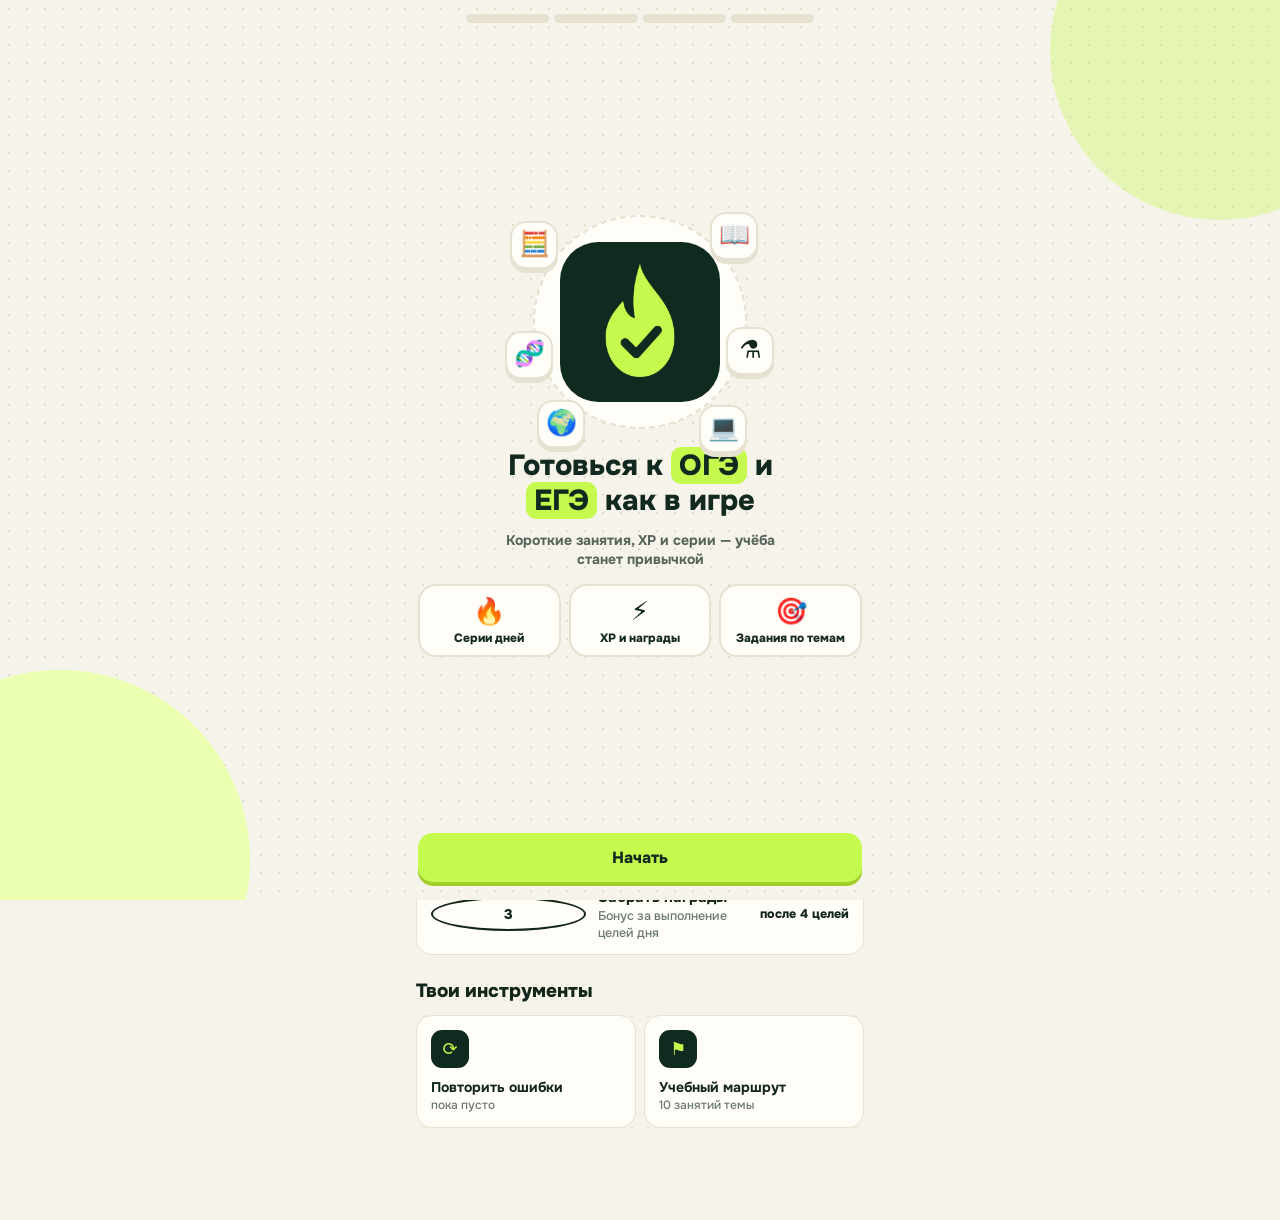
<file: index.html>
<!DOCTYPE html>
<html lang="ru">
<head>
<meta charset="utf-8">
<meta http-equiv="Content-Security-Policy" content="default-src 'self'; script-src 'self' https://telegram.org; script-src-attr 'none'; style-src 'self' 'unsafe-inline'; font-src 'self'; img-src 'self' data:; connect-src 'self' https://*.supabase.co; object-src 'none'; base-uri 'none'; form-action 'none'">
<meta name="referrer" content="strict-origin-when-cross-origin">
<meta name="color-scheme" content="light">
<meta name="viewport" content="width=device-width, initial-scale=1, viewport-fit=cover">
<title>ExamFlow — Главная</title>
<link rel="icon" type="image/png" href="brand-avatar.png?v=1">
<link rel="preload" href="fonts/onest-cyrillic-500-normal.woff2" as="font" type="font/woff2" crossorigin>
<link rel="preload" href="fonts/onest-cyrillic-800-normal.woff2" as="font" type="font/woff2" crossorigin>
<link rel="stylesheet" href="fonts/fonts.css?v=1">
<style>
:root{--bg:#f6f3ea;--card:#fffdf7;--line:#e6e1d1;--ink:#12261c;--mute:#6b7a70;--dark:#0f2a1e;--dark2:#173b2a;--lime:#c6f94d;--lime-d:#9fcf2a;--gold:#e9a13b;--chip:#fbe9c4;
box-sizing:border-box}
html{touch-action:manipulation;-webkit-tap-highlight-color:transparent;scroll-padding-top:var(--ef-safe-top,env(safe-area-inset-top,0px))}
*{box-sizing:border-box;margin:0}
body{background:var(--bg) radial-gradient(#e2dccb 1px,transparent 1.2px) 0 0/16px 16px;color:var(--ink);font:500 15px/1.35 Onest,system-ui,sans-serif;padding:14px 16px calc(92px + var(--ef-safe-bottom,env(safe-area-inset-bottom,0px)));max-width:480px;margin:0 auto}
.top{display:flex;align-items:center;gap:8px;margin-bottom:14px}
.logo{display:flex;align-items:center;gap:8px;font-weight:800;font-size:18px;margin-right:auto}
.logo img{width:30px;height:30px;border-radius:9px;display:block}
.pill{background:var(--card);border:1px solid var(--line);border-radius:99px;padding:6px 11px;font-weight:700;font-size:13px;white-space:nowrap}
.hero{background:linear-gradient(150deg,var(--dark2),var(--dark));color:#fff;border-radius:24px;padding:20px;position:relative;overflow:hidden;box-shadow:0 5px 0 #06140d}
.hero small{color:#b9cfc0;font-size:13px}
.tag{display:inline-block;margin:8px 0 6px;background:#1f4a35;color:var(--lime);font-weight:800;font-size:11px;letter-spacing:.04em;padding:5px 10px;border-radius:99px}
.hero h1{font-size:28px;line-height:1.1;font-weight:800;max-width:11ch;margin-bottom:12px}
.seg{display:flex;gap:4px;margin-bottom:10px;max-width:200px}
.seg b{flex:1;height:4px;border-radius:4px;background:#3a5a49}
.seg b.d{background:var(--lime)}.seg b.c{background:var(--gold)}
.meta{display:flex;gap:12px;font-size:12.5px;color:#b9cfc0;margin-bottom:16px}.meta b{color:#fff}
.chips{display:flex;gap:8px;overflow-x:auto;margin:0 -16px 14px;padding:2px 16px;scrollbar-width:none}
.chips::-webkit-scrollbar{display:none}
.chip{flex:none;font:700 13px Onest,sans-serif;color:var(--ink);background:var(--card);border:1px solid var(--line);border-radius:99px;padding:8px 14px;cursor:pointer}
.chip[aria-pressed="true"]{background:var(--dark);color:var(--lime);border-color:var(--dark)}
.art{position:absolute;right:-6px;top:46px;width:150px;height:131px}
.art svg{width:100%;height:100%;overflow:visible}
.art.sw svg{animation:pop .35s ease-out}
@keyframes pop{from{opacity:0;transform:scale(.9) rotate(-4deg)}to{opacity:1;transform:none}}
@media (prefers-reduced-motion:reduce){.art.sw svg{animation:none}}
.hero h1{font-size:26px;max-width:60%}.seg{max-width:150px}
.btn{display:flex;align-items:center;justify-content:center;gap:8px;width:100%;background:var(--lime);color:var(--dark);font:800 16px Onest,sans-serif;border:0;border-radius:16px;padding:15px;box-shadow:0 4px 0 var(--lime-d);cursor:pointer;text-decoration:none}
.btn:active{transform:translateY(3px);box-shadow:0 1px 0 var(--lime-d)}
.mist{background:var(--card);border:1.5px solid var(--line);border-radius:20px;padding:16px;margin-top:14px}
.mist>b{font-size:17px;font-weight:800}
.mist>p{font-size:13px;color:var(--mute);margin:4px 0 12px}
.mist .btn{padding:12px;font-size:15px}
.mrow{display:flex;align-items:center;justify-content:space-between;gap:10px;border-top:1px solid var(--line);margin-top:12px;padding-top:10px}
.mrow span{font-weight:700;font-size:13.5px;min-width:0}
.mrow em{font-style:normal;color:var(--mute);font-weight:800;margin-left:6px}
.mrow a{flex:none;font-weight:800;font-size:13px;color:var(--dark);background:var(--lime);border-radius:99px;padding:7px 14px;text-decoration:none}
.streak{background:var(--card);border:1px solid var(--line);border-radius:20px;padding:16px;margin-top:14px}
.srow{display:flex;align-items:center;gap:12px}
.flame{font-size:34px}
.srow strong{font-size:28px;font-weight:800;line-height:1}
.srow span{display:block;font-size:13px;color:var(--mute)}
.days{display:grid;grid-template-columns:repeat(7,1fr);gap:4px;text-align:center;font-size:11px;color:var(--mute);margin:14px 0}
.days i{display:grid;place-items:center;width:30px;height:30px;margin:4px auto 0;border-radius:50%;background:var(--line);color:var(--mute);font-style:normal;font-weight:800;font-size:14px}
.days i.on{background:var(--lime);color:var(--dark)}
.lvl{display:flex;justify-content:space-between;align-items:baseline;font-size:13px;font-weight:700;margin-bottom:6px}
.lvl em{font-style:normal;font-size:20px;font-weight:800}.lvl small{color:var(--mute);font-weight:500}
.bar{height:8px;border-radius:8px;background:var(--line);overflow:hidden}.bar b{display:block;height:100%;width:0;background:linear-gradient(90deg,#8ccf2b,var(--lime));border-radius:8px;transition:width .5s}
.reward{display:flex;align-items:center;justify-content:space-between;background:var(--card);border:1px solid var(--line);border-radius:16px;padding:13px 16px;margin-top:10px;font-weight:700;text-decoration:none;color:inherit}
.reward>em{font-style:normal;background:var(--chip);color:#8a5a00;font-size:12px;padding:3px 10px;border-radius:99px}
h2{font-size:19px;font-weight:800;margin:24px 0 10px;display:flex;justify-content:space-between;align-items:baseline}
h2 small{font-size:12px;font-weight:500;color:var(--mute)}
.task{display:flex;align-items:center;gap:12px;background:var(--card);border:1.5px solid var(--line);border-radius:16px;padding:13px 14px;margin-bottom:8px;text-decoration:none;color:inherit}
.n{flex:none;width:34px;height:34px;border-radius:50%;border:2px solid var(--ink);display:grid;place-items:center;font-weight:800;font-size:14px}
.n.done{background:var(--lime);border-color:var(--lime-d)}
.task div{flex:1;min-width:0}.task b{display:block;font-size:15px}.task p{font-size:12.5px;color:var(--mute)}
.task em{font-style:normal;font-size:12.5px;font-weight:800;white-space:nowrap}
.tools{display:grid;grid-template-columns:1fr 1fr;gap:8px}
.tool{background:var(--card);border:1px solid var(--line);border-radius:16px;padding:14px;text-decoration:none;color:inherit;display:block}
.tool i{display:grid;place-items:center;width:38px;height:38px;border-radius:11px;background:var(--dark);color:var(--lime);font-style:normal;font-size:18px;margin-bottom:10px}
.tool b{display:block;font-size:14px}.tool p{font-size:12px;color:var(--mute)}
nav{position:fixed;left:var(--ef-safe-left,env(safe-area-inset-left,0px));right:var(--ef-safe-right,env(safe-area-inset-right,0px));bottom:0;background:var(--dark);display:flex;justify-content:space-around;padding:8px 10px calc(8px + var(--ef-safe-bottom,env(safe-area-inset-bottom,0px)));max-width:480px;margin:0 auto;border-radius:22px 22px 0 0}
nav a{flex:1;display:flex;flex-direction:column;align-items:center;gap:2px;padding:7px 0;border-radius:14px;color:#a9c0b1;font-size:11.5px;font-weight:700;text-decoration:none}
nav a span{font-size:19px;line-height:1;display:flex}nav a span svg{width:24px;height:24px;display:block}
nav a.on{background:var(--lime);color:var(--dark)}
a:focus-visible,button:focus-visible{outline:3px solid var(--gold);outline-offset:2px}
/* onboarding */
#ob{display:none;position:fixed;inset:0;z-index:20;justify-content:center;background:var(--bg);background-image:radial-gradient(#e2dccb 1.2px,transparent 1.2px);background-size:18px 18px;padding:var(--ef-safe-top,env(safe-area-inset-top,0px)) var(--ef-safe-right,env(safe-area-inset-right,0px)) var(--ef-safe-bottom,env(safe-area-inset-bottom,0px)) var(--ef-safe-left,env(safe-area-inset-left,0px));overflow:hidden}
#ob:before,#ob:after{content:'';position:absolute;border-radius:50%;pointer-events:none}
#ob:before{width:340px;height:340px;top:-120px;right:-110px;background:var(--lime);opacity:.35}
#ob:after{width:380px;height:380px;bottom:-150px;left:-130px;background:#eaffb0}
.obw{position:relative;z-index:1;width:100%;max-width:480px;height:100%;display:flex;flex-direction:column;padding:14px 18px 18px;margin:0 auto;animation:rise .4s both}
@keyframes rise{from{opacity:0;transform:translateY(14px)}}
@keyframes bob{0%,100%{transform:translateY(0)}50%{transform:translateY(-7px) rotate(-2deg)}}
.obt{display:flex;align-items:center;gap:12px;margin-bottom:8px}
.obt button{flex:none;width:36px;height:36px;border-radius:50%;background:var(--card);border:2px solid var(--line);font:800 16px Onest,sans-serif;cursor:pointer;color:#12291f}
.obt span{flex:none;width:36px}
.obp{flex:1;display:grid;grid-auto-flow:column;grid-auto-columns:1fr;gap:5px}
.obp i{height:9px;border-radius:9px;background:var(--line);transition:.3s}
.obp i.f{background:var(--lime-d)}
.obhero{display:flex;align-items:flex-end;gap:12px;margin:8px 0 14px}
.mas{width:100px;flex:none;border-radius:24%;animation:bob 2.4s ease-in-out infinite}
.bub{position:relative;background:var(--card);border:2px solid var(--line);border-radius:20px;padding:13px 15px;font-weight:800;font-size:18px;line-height:1.25;color:#12291f;margin-bottom:30px}
.bub:before{content:'';position:absolute;left:-9px;bottom:18px;width:14px;height:14px;background:var(--card);border-left:2px solid var(--line);border-bottom:2px solid var(--line);transform:rotate(45deg)}
.obm{flex:1;overflow-y:auto;padding:4px 2px 12px}
.opts{display:grid;gap:10px}.opts.two{grid-template-columns:1fr 1fr}
.opt{position:relative;display:flex;align-items:center;gap:12px;text-align:left;background:var(--card);border:2px solid var(--line);border-radius:20px;padding:12px 14px;font:inherit;color:#12291f;cursor:pointer;box-shadow:0 4px 0 var(--line);transition:.15s}
.opt:active{transform:translateY(3px);box-shadow:0 1px 0 var(--line)}
.opt .oe{font-size:30px;width:46px;height:46px;display:grid;place-items:center;background:var(--bg);border-radius:14px;flex:none}
.opt b{display:block;font-size:17px;font-weight:800}.opt small{font-weight:700;opacity:.6;font-size:13px;display:block}
.opt.on{background:var(--lime);border-color:var(--lime-d);box-shadow:0 4px 0 var(--lime-d)}
.opt.on .oe{background:rgba(255,255,255,.55)}
.opt.on:after{content:'✓';position:absolute;right:12px;top:50%;transform:translateY(-50%);width:26px;height:26px;border-radius:50%;background:#12291f;color:var(--lime);display:grid;place-items:center;font-size:14px;font-weight:800}
.two .opt{flex-direction:column;text-align:center;gap:6px;padding:12px 6px}.two .opt b{font-size:14px}
.two .opt.on:after{right:7px;top:7px;transform:none;width:22px;height:22px;font-size:12px}
.opts.in .opt{animation:rise .4s both}
.sum{display:flex;flex-wrap:wrap;gap:8px;justify-content:center;margin-top:14px}
.sum span{background:var(--card);border:2px solid var(--line);border-radius:99px;padding:9px 15px;font-weight:800;font-size:14px;color:#12291f}
.wel{flex:1;display:flex;flex-direction:column;align-items:center;justify-content:center;text-align:center;gap:12px;min-height:0}
.stage{position:relative;width:270px;height:230px;display:grid;place-items:center;flex:none}
.stage:before{content:'';position:absolute;width:210px;height:210px;border-radius:50%;background:var(--card);border:2px dashed var(--line)}
.stage .mas{width:160px;position:relative}
.orb{position:absolute;width:48px;height:48px;border-radius:16px;background:var(--card);border:2px solid var(--line);box-shadow:0 4px 0 var(--line);display:grid;place-items:center;font-size:25px;animation:fl 4s ease-in-out infinite}
@keyframes fl{0%,100%{transform:translateY(0) rotate(-6deg)}50%{transform:translateY(-8px) rotate(6deg)}}
.wel h2{display:block;text-wrap:balance;font-size:29px;font-weight:800;line-height:1.2;margin:0;color:#12291f}
.hl{background:var(--lime);padding:0 8px;border-radius:10px;white-space:nowrap}
.wel p{margin:0;font-size:14px;font-weight:700;color:#12291f;opacity:.7;max-width:300px}
.feats{display:grid;grid-template-columns:repeat(3,1fr);gap:8px;width:100%;margin-top:4px}
.feats div{background:var(--card);border:2px solid var(--line);border-radius:18px;padding:10px 4px;font-weight:800;font-size:12px;color:#12291f;line-height:1.2}
.feats i{display:block;font-style:normal;font-size:26px;margin-bottom:3px}
.obbtn{display:block;width:100%;background:var(--lime);color:var(--dark);font:800 16px Onest,sans-serif;border:0;border-radius:15px;padding:14px;box-shadow:0 4px 0 var(--lime-d);cursor:pointer}
.obbtn:active{transform:translateY(3px);box-shadow:0 1px 0 var(--lime-d)}
.obbtn:disabled{background:var(--line);color:var(--mute);box-shadow:0 4px 0 #d3cdbb;cursor:not-allowed}
.pc{position:fixed;width:9px;height:9px;border-radius:2px;pointer-events:none;z-index:30}
</style>
<link rel="stylesheet" href="telegram-ui.css?v=8">
</head>
<body>
<header class="top">
  <div class="logo"><img src="brand-avatar.png?v=1" alt="" width="30" height="30">ExamFlow</div>
  <div class="pill" id="pill-xp">⚡ 0 XP</div>
  <div class="pill" id="pill-coins">◎ 0</div>
</header>

<div class="chips" id="chips" role="group" aria-label="Предмет"></div>

<section class="hero">
  <small id="hello">набираем темп.</small><br>
  <span class="tag" id="tag"></span>
  <h1 id="ttl"></h1>
  <div class="seg" id="seg"></div>
  <div class="meta" id="meta"></div>
  <div class="art" id="art" aria-hidden="true"></div>
  <a class="btn" id="cta" href="tasks.html">Начать →</a>
</section>

<div id="mistbox"></div>

<section class="streak">
  <div class="srow"><div class="flame">🔥</div><div><strong id="streak-n">0</strong><span>дней подряд</span></div></div>
  <div class="days" id="days"></div>
  <div class="lvl"><span id="lvl-n">Уровень 1</span><span><em id="lvl-xp">0 XP</em> <small>из 500</small></span></div>
  <div class="bar"><b id="lvl-bar"></b></div>
</section>

<a class="reward" href="quests.html"><span>Награды дня</span><em id="rw-state">0 из 3</em></a>

<h2>План на сегодня <small>три шага</small></h2>
<div id="plan"></div>

<h2>Твои инструменты</h2>
<div class="tools">
  <a class="tool" href="lesson.html?mode=mistakes"><i>⟳</i><b>Повторить ошибки</b><p id="mist-cnt">пока пусто</p></a>
  <a class="tool" href="tasks.html"><i>⚑</i><b>Учебный маршрут</b><p>10 занятий темы</p></a>
</div>

<nav>
  <a class="on" href="index.html"><span><svg viewBox="0 0 24 24" fill="none" stroke="currentColor" stroke-width="1.9" stroke-linecap="round" stroke-linejoin="round"><path d="M4 11.2 12 4l8 7.2V19a1.5 1.5 0 0 1-1.5 1.5H15v-5.5H9v5.5H5.5A1.5 1.5 0 0 1 4 19z"/></svg></span>Главная</a>
  <a href="tasks.html"><span><svg viewBox="0 0 24 24" fill="none" stroke="currentColor" stroke-width="1.9" stroke-linecap="round" stroke-linejoin="round"><rect x="4" y="4" width="16" height="16" rx="4"/><path d="M8.5 12.2l2.4 2.4 4.6-5"/></svg></span>Задания</a>
  <a href="quests.html"><span><svg viewBox="0 0 24 24" fill="none" stroke="currentColor" stroke-width="1.9" stroke-linecap="round" stroke-linejoin="round"><path d="M12 3.8l2.5 5.2 5.7.8-4.1 4 1 5.7-5.1-2.7-5.1 2.7 1-5.7-4.1-4 5.7-.8z"/></svg></span>Квесты</a>
  <a href="profile.html"><span><svg viewBox="0 0 24 24" fill="none" stroke="currentColor" stroke-width="1.9" stroke-linecap="round" stroke-linejoin="round"><circle cx="12" cy="12" r="8.5"/><circle cx="9" cy="10.2" r=".6" fill="currentColor"/><circle cx="15" cy="10.2" r=".6" fill="currentColor"/><path d="M8.5 14.3c1.8 2 5.2 2 7 0"/></svg></span>Профиль</a>
</nav>
<div id="ob"></div>
<script src="tg-sdk.js?v=1"></script>
<script src="telegram-ui.js?v=11"></script>
<script src="app-config.js?v=1"></script>
<script src="school_curriculum.js?v=3"></script>
<script src="state.js?v=16"></script>
<script src="sync.js?v=15"></script>
<script src="server-sync.js?v=9"></script>
<script src="growth.js?v=2"></script>
<script src="invite.js?v=1"></script>
<script src="home-view.js?v=17"></script>
</body>
</html>
</file>
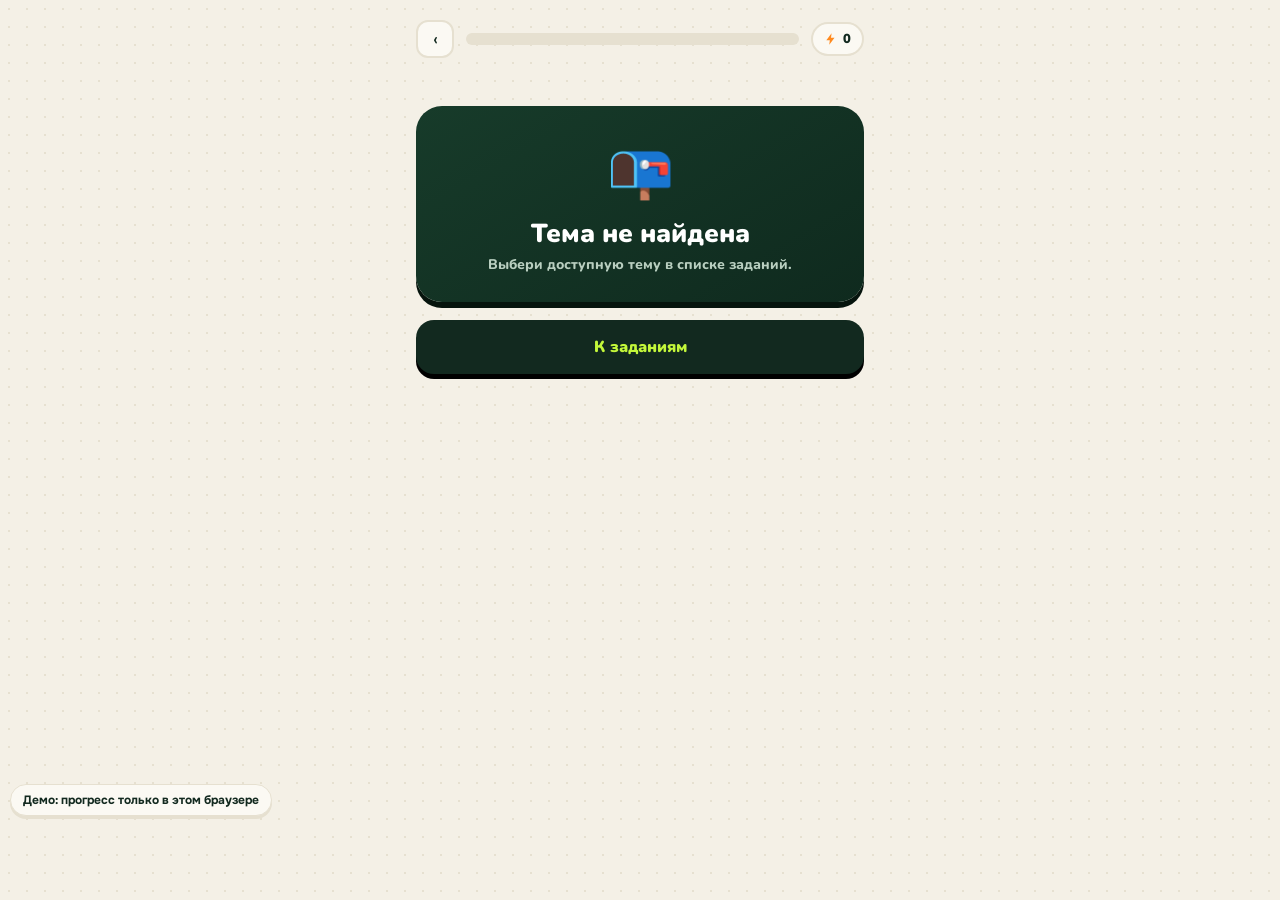
<file: lesson.html>
﻿<!DOCTYPE html>
<html lang="ru">
<head>
<meta charset="utf-8">
<meta http-equiv="Content-Security-Policy" content="default-src 'self'; script-src 'self' https://telegram.org; script-src-attr 'none'; style-src 'self' 'unsafe-inline'; font-src 'self'; img-src 'self' data:; connect-src 'self' https://*.supabase.co; object-src 'none'; base-uri 'none'; form-action 'none'">
<meta name="referrer" content="strict-origin-when-cross-origin">
<meta name="color-scheme" content="light">
<meta name="viewport" content="width=device-width, initial-scale=1, viewport-fit=cover">
<title>ExamFlow — Занятие</title>
<link rel="icon" type="image/png" href="brand-avatar.png?v=1">
<link rel="preload" href="fonts/nunito-cyrillic-800-normal.woff2" as="font" type="font/woff2" crossorigin>
<link rel="preload" href="fonts/nunito-cyrillic-900-normal.woff2" as="font" type="font/woff2" crossorigin>
<link rel="stylesheet" href="fonts/fonts.css?v=1">
<style>
:root{--bg:#f4f0e6;--card:#fbf9f3;--line:#e6e0d0;--ink:#12291f;--mute:#9a9a8c;--acc:#c3f73a;--acc2:#a9e01f;--accsoft:#eaffb0;--dark:#0f2a1e}
html{touch-action:manipulation;-webkit-tap-highlight-color:transparent} *{box-sizing:border-box;margin:0}
body{background:var(--bg) radial-gradient(var(--line) 1.2px,transparent 1.2px) 0 0/18px 18px;font-family:Nunito,system-ui,sans-serif;color:var(--ink);display:flex;justify-content:center;min-height:100vh;min-height:var(--ef-tg-vh,100dvh)}
.app{width:100%;max-width:480px;padding:20px 16px calc(40px + var(--ef-safe-bottom,env(safe-area-inset-bottom,0px)));display:flex;flex-direction:column;min-height:100vh;min-height:var(--ef-tg-vh,100dvh)}
.top{display:flex;align-items:center;gap:12px;margin-bottom:18px}
.back{width:38px;height:38px;flex:none;border-radius:12px;background:var(--card);border:2px solid var(--line);display:grid;place-items:center;text-decoration:none;color:var(--ink);font-size:18px}
.prog{flex:1;height:12px;border-radius:9px;background:var(--line);overflow:hidden}
.prog i{display:block;height:100%;width:0;background:linear-gradient(90deg,#8ccf2b,var(--acc));border-radius:9px;transition:width .35s}
.xp{display:flex;gap:5px;align-items:center;background:var(--card);border:2px solid var(--line);border-radius:99px;padding:6px 11px;font-weight:900;font-size:13px;transition:transform .2s}
.xp.pop{transform:scale(1.18)}
.xp svg{width:14px;height:14px}
.kick{font-size:12px;font-weight:900;letter-spacing:.08em;color:var(--mute);text-transform:uppercase;margin-bottom:8px}
h1{font-size:23px;font-weight:900;line-height:1.25;margin-bottom:20px}
.opts{display:grid;gap:10px}
.opt{border:2px solid var(--line);background:var(--card);border-radius:18px;padding:16px 18px;font:800 16px/1.3 Nunito,sans-serif;color:var(--ink);text-align:left;cursor:pointer;transition:.15s;box-shadow:0 3px 0 var(--line)}
.opt:hover:not(:disabled){transform:translateY(-1px);border-color:#cfc8b4}
.opt:disabled{cursor:default}
.opt.ok{background:var(--acc);border-color:var(--acc2);box-shadow:0 3px 0 var(--acc2)}
.opt.bad{background:#ffd6d6;border-color:#e88;box-shadow:0 3px 0 #d99}
.opt.dim{opacity:.55}
.exp{margin-top:16px;border-radius:18px;padding:16px;background:var(--card);border:2px solid var(--line);display:none}
.exp.show{display:block;animation:up .3s}
.exp.ok{border-color:var(--acc2);background:var(--accsoft)}
.exp.bad{border-color:#e88;background:#ffe9e9}
.exp b{display:block;font-size:15px;margin-bottom:4px}
.exp p{font-size:14px;font-weight:600;color:#41524a;margin:0}
.numi{display:flex;gap:10px}
.numi input{flex:1;min-width:0;border:2px solid var(--line);background:var(--card);border-radius:18px;padding:16px 18px;font:800 17px Nunito,sans-serif;color:var(--ink)}
.numi input:focus{outline:3px solid var(--acc2);outline-offset:1px;border-color:var(--acc2)}
.numi .btn{flex:none;width:auto;padding:16px 22px}
.numalt{text-align:center;margin-top:10px}
.lnk{background:none;border:0;color:var(--mute);font:700 14px Nunito,sans-serif;text-decoration:underline;cursor:pointer;padding:6px}
.next{margin-top:auto;padding-top:18px}
.btn{display:block;text-align:center;text-decoration:none;width:100%;border:0;border-radius:18px;background:var(--ink);color:var(--acc);font:900 16px Nunito,sans-serif;padding:16px;cursor:pointer;box-shadow:0 5px 0 #000;transition:transform .08s}
.btn:active{transform:translateY(4px);box-shadow:0 1px 0 #000}
.btn.ghost{background:var(--card);color:var(--ink);box-shadow:0 5px 0 var(--line);border:2px solid var(--line);margin-top:10px}
.done-hero{background:linear-gradient(150deg,#173b2a,#0f2a1e);color:#fff;border-radius:26px;padding:28px 22px;text-align:center;box-shadow:0 6px 0 #06140d;margin-top:30px}
.done-hero .em{font-size:54px}
.done-hero h2{font-size:26px;font-weight:900;margin:8px 0 4px}
.done-hero p{color:#b9cfc0;font-weight:700;font-size:14px}
.rw{display:flex;justify-content:center;gap:10px;margin:18px 0}
.rw span{background:rgba(255,255,255,.12);border-radius:99px;padding:8px 16px;font-weight:900;font-size:15px}
.rw .g{color:#ffd93d}.rw .l{color:var(--acc)}
@keyframes up{from{opacity:0;transform:translateY(10px)}}
.pc{position:fixed;width:9px;height:9px;border-radius:2px;pointer-events:none;z-index:9}
</style>
<link rel="stylesheet" href="telegram-ui.css?v=8">
<link rel="stylesheet" href="math-text.css?v=1">
</head>
<body>
<div class="app">
  <div class="top">
    <a class="back" id="back" href="tasks.html">‹</a>
    <div class="prog"><i id="bar"></i></div>
    <div class="xp" id="xp"><svg viewBox="0 0 24 24" fill="#ff8a1f"><path d="M13 2 4 14h6l-1 8 9-12h-6z"/></svg><span id="xpv">0</span></div>
  </div>
  <div id="stage"></div>
</div>
<script src="tg-sdk.js?v=1"></script>
<script src="telegram-ui.js?v=11"></script>
<script src="app-config.js?v=1"></script>
<script src="school_curriculum.js?v=3"></script>
<script src="state.js?v=16"></script>
<script src="sync.js?v=15"></script>
<script src="server-sync.js?v=9"></script>
<script src="growth.js?v=2"></script>
<script src="invite.js?v=1"></script>
<script src="math-text.js?v=1"></script>
<script src="lesson-view.js?v=15"></script>
</body>
</html>
</file>
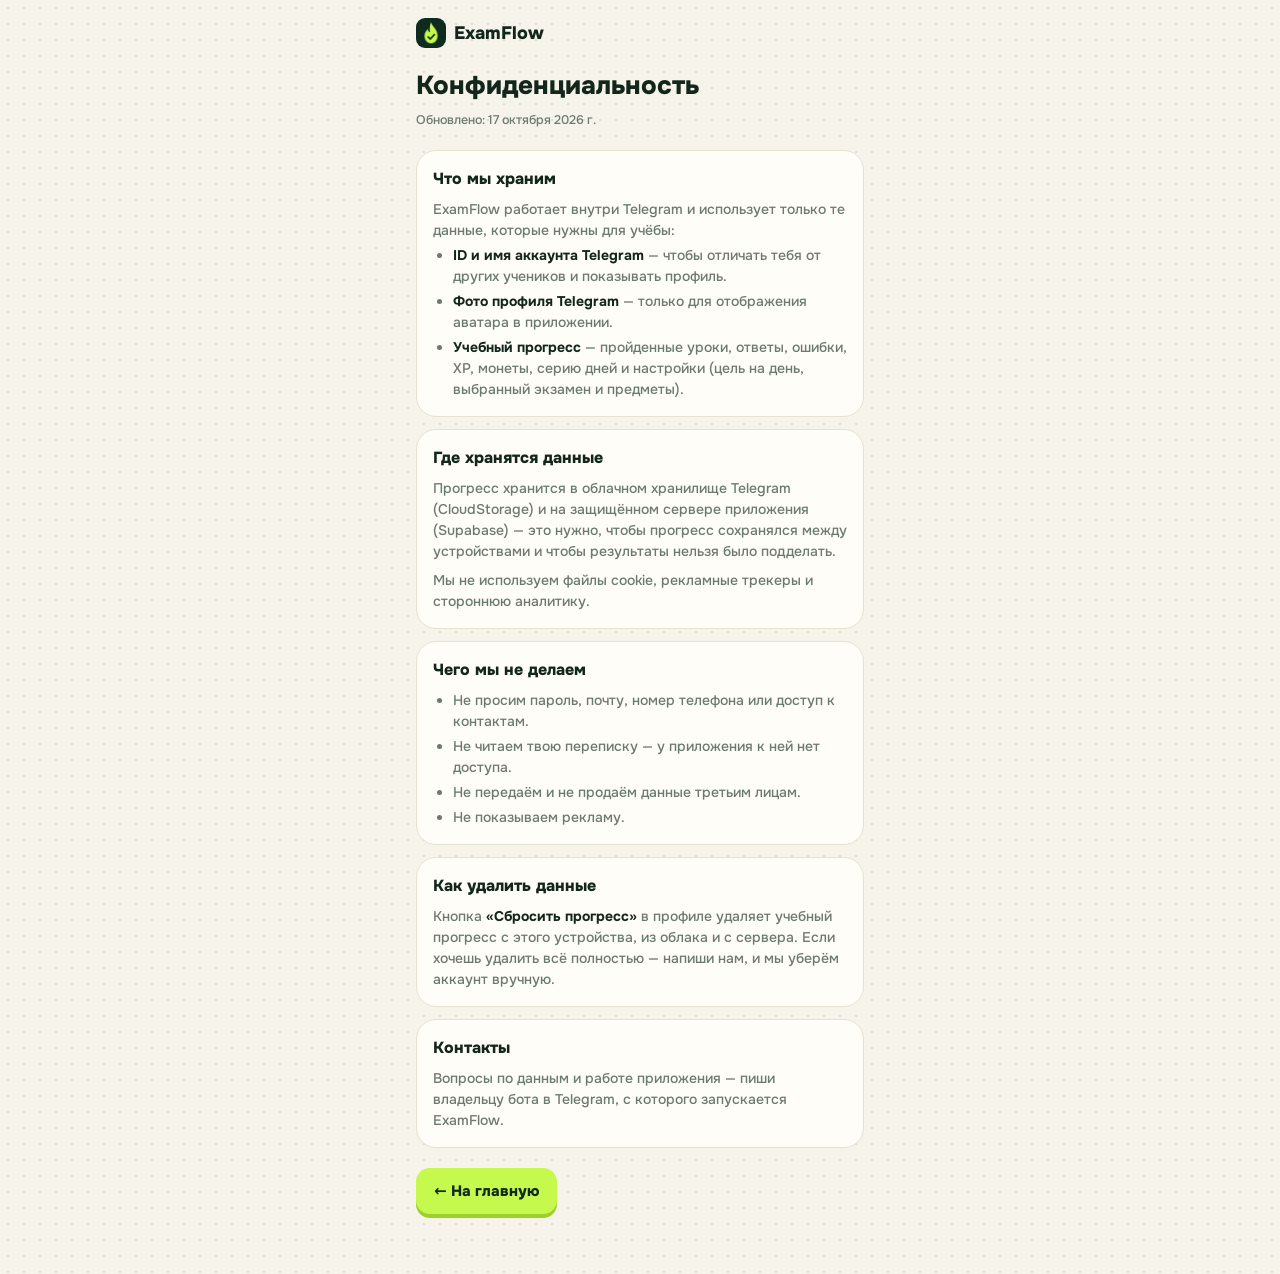
<file: privacy.html>
<!DOCTYPE html>
<html lang="ru">
<head>
<meta charset="utf-8">
<meta http-equiv="Content-Security-Policy" content="default-src 'self'; script-src 'self'; script-src-attr 'none'; style-src 'self' 'unsafe-inline'; font-src 'self'; img-src 'self' data:; connect-src 'self'; object-src 'none'; base-uri 'none'; form-action 'none'">
<meta name="referrer" content="strict-origin-when-cross-origin">
<meta name="color-scheme" content="light">
<meta name="viewport" content="width=device-width, initial-scale=1, viewport-fit=cover">
<title>ExamFlow — Конфиденциальность</title>
<link rel="icon" type="image/png" href="brand-avatar.png?v=1">
<link rel="preload" href="fonts/onest-cyrillic-500-normal.woff2" as="font" type="font/woff2" crossorigin>
<link rel="preload" href="fonts/onest-cyrillic-800-normal.woff2" as="font" type="font/woff2" crossorigin>
<link rel="stylesheet" href="fonts/fonts.css?v=1">
<style>
:root{--bg:#f6f3ea;--card:#fffdf7;--line:#e6e1d1;--ink:#12261c;--mute:#6b7a70;--dark:#0f2a1e;--dark2:#173b2a;--lime:#c6f94d;--limed:#9fcf2a;box-sizing:border-box}
html{touch-action:manipulation;-webkit-tap-highlight-color:transparent}
*{box-sizing:border-box;margin:0}
body{background:var(--bg) radial-gradient(#e2dccb 1px,transparent 1.2px) 0 0/16px 16px;color:var(--ink);font:500 15px/1.5 Onest,system-ui,sans-serif}
main{max-width:480px;margin:0 auto;padding:18px 16px 60px}
.top{display:flex;align-items:center;gap:8px;margin-bottom:18px}
.logo{display:flex;align-items:center;gap:8px;font-weight:800;font-size:18px}
.logo img{width:30px;height:30px;border-radius:9px;display:block}
h1{font-size:26px;font-weight:800;margin-bottom:6px}
.upd{font-size:12.5px;color:var(--mute);margin-bottom:20px}
section{background:var(--card);border:1.5px solid var(--line);border-radius:20px;padding:16px;margin-bottom:12px}
h2{font-size:16px;font-weight:800;margin-bottom:8px}
p,li{font-size:14px;color:var(--mute)}
p+p{margin-top:8px}
ul{padding-left:20px;margin-top:4px}
li{margin-top:4px}
b{color:var(--ink)}
a{color:var(--limed);font-weight:700}
.back{display:inline-block;margin-top:8px;background:var(--lime);color:var(--dark);font-weight:800;border-radius:14px;padding:12px 18px;text-decoration:none;box-shadow:0 4px 0 var(--limed)}
</style>
</head>
<body>
<main>
<div class="top"><span class="logo"><img src="brand-avatar.png?v=1" alt="">ExamFlow</span></div>
<h1>Конфиденциальность</h1>
<p class="upd">Обновлено: 17 октября 2026 г.</p>

<section>
<h2>Что мы храним</h2>
<p>ExamFlow работает внутри Telegram и использует только те данные, которые нужны для учёбы:</p>
<ul>
<li><b>ID и имя аккаунта Telegram</b> — чтобы отличать тебя от других учеников и показывать профиль.</li>
<li><b>Фото профиля Telegram</b> — только для отображения аватара в приложении.</li>
<li><b>Учебный прогресс</b> — пройденные уроки, ответы, ошибки, XP, монеты, серию дней и настройки (цель на день, выбранный экзамен и предметы).</li>
</ul>
</section>

<section>
<h2>Где хранятся данные</h2>
<p>Прогресс хранится в облачном хранилище Telegram (CloudStorage) и на защищённом сервере приложения (Supabase) — это нужно, чтобы прогресс сохранялся между устройствами и чтобы результаты нельзя было подделать.</p>
<p>Мы не используем файлы cookie, рекламные трекеры и стороннюю аналитику.</p>
</section>

<section>
<h2>Чего мы не делаем</h2>
<ul>
<li>Не просим пароль, почту, номер телефона или доступ к контактам.</li>
<li>Не читаем твою переписку — у приложения к ней нет доступа.</li>
<li>Не передаём и не продаём данные третьим лицам.</li>
<li>Не показываем рекламу.</li>
</ul>
</section>

<section>
<h2>Как удалить данные</h2>
<p>Кнопка <b>«Сбросить прогресс»</b> в профиле удаляет учебный прогресс с этого устройства, из облака и с сервера. Если хочешь удалить всё полностью — напиши нам, и мы уберём аккаунт вручную.</p>
</section>

<section>
<h2>Контакты</h2>
<p>Вопросы по данным и работе приложения — пиши владельцу бота в Telegram, с которого запускается ExamFlow.</p>
</section>

<a class="back" href="index.html">← На главную</a>
</main>
</body>
</html>
</file>
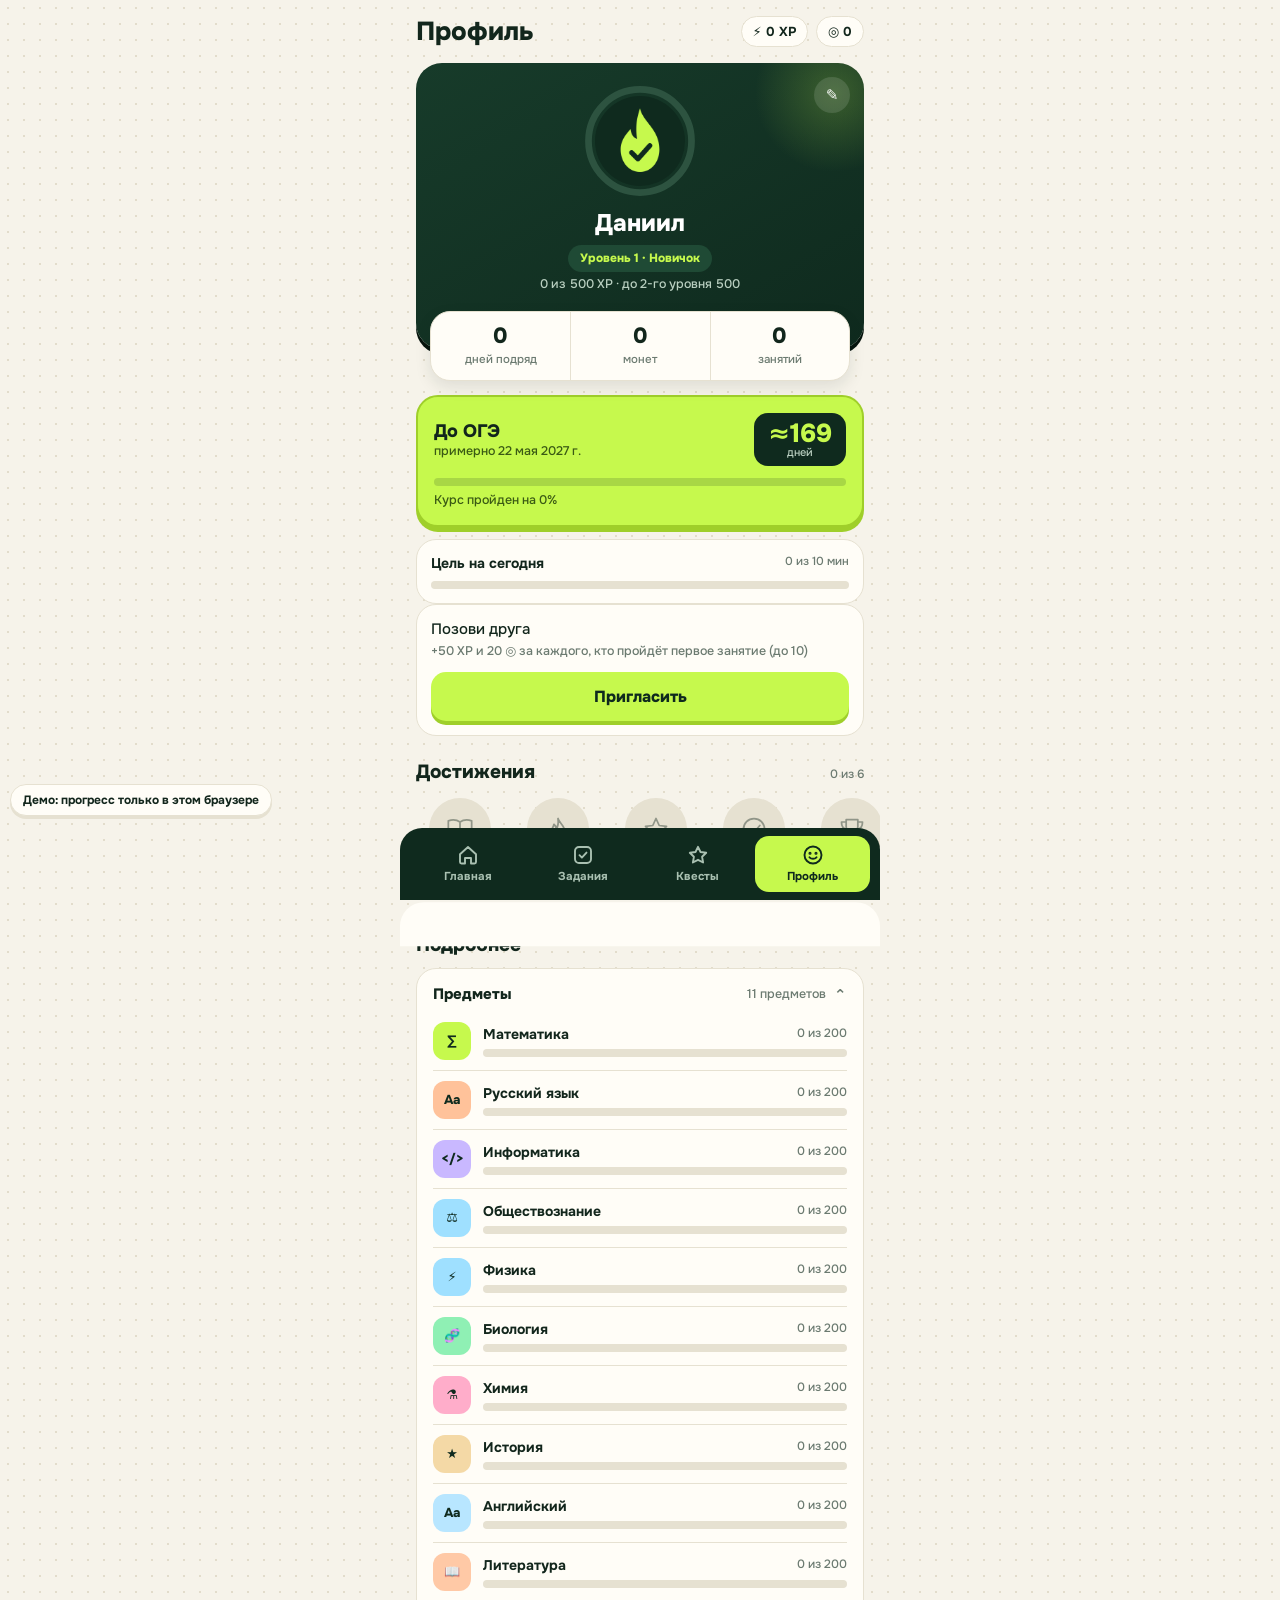
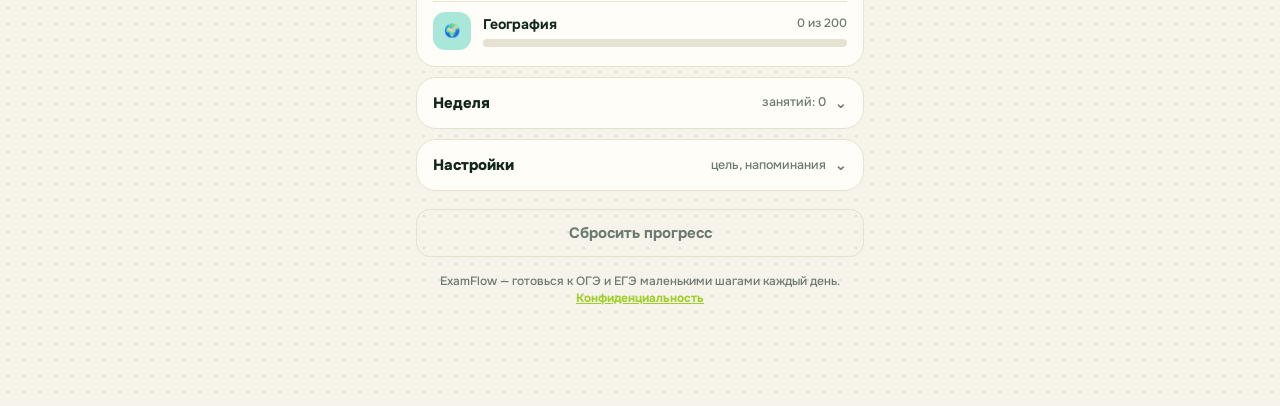
<file: profile.html>
<!DOCTYPE html>
<html lang="ru">
<head>
<meta charset="utf-8">
<meta http-equiv="Content-Security-Policy" content="default-src 'self'; script-src 'self' https://telegram.org; script-src-attr 'none'; style-src 'self' 'unsafe-inline'; font-src 'self'; img-src 'self' data: https://t.me https://*.t.me https://*.telesco.pe; connect-src 'self' https://*.supabase.co; object-src 'none'; base-uri 'none'; form-action 'none'">
<meta name="referrer" content="strict-origin-when-cross-origin">
<meta name="viewport" content="width=device-width, initial-scale=1, viewport-fit=cover">
<meta name="color-scheme" content="light">
<title>ExamFlow — Профиль</title>
<link rel="icon" type="image/png" href="brand-avatar.png?v=1">
<link rel="preload" href="fonts/onest-cyrillic-500-normal.woff2" as="font" type="font/woff2" crossorigin>
<link rel="preload" href="fonts/onest-cyrillic-800-normal.woff2" as="font" type="font/woff2" crossorigin>
<link rel="stylesheet" href="fonts/fonts.css?v=1">
<style>
:root{--bg:#f6f3ea;--card:#fffdf7;--line:#e6e1d1;--ink:#12261c;--mute:#6b7a70;--dark:#0f2a1e;--dark2:#173b2a;--lime:#c6f94d;--limed:#9fcf2a;--gold:#e9a13b;--chip:#fbe9c4;box-sizing:border-box}
html{touch-action:manipulation;-webkit-tap-highlight-color:transparent} *{box-sizing:border-box;margin:0}
body{background:var(--bg) radial-gradient(#e2dccb 1px,transparent 1.2px) 0 0/16px 16px;color:var(--ink);font:500 15px/1.35 Onest,system-ui,sans-serif}
button,input{font:inherit;color:inherit}button{cursor:pointer}input,select,textarea{font-size:16px}
main{max-width:480px;margin:0 auto;padding:14px 16px calc(100px + var(--ef-safe-bottom,env(safe-area-inset-bottom,0px)))}
.top{display:flex;align-items:center;gap:8px;margin-bottom:14px}.top h1{font-size:26px;font-weight:800;margin-right:auto}
.pill{background:var(--card);border:1px solid var(--line);border-radius:99px;padding:6px 11px;font-weight:700;font-size:13px}
.pp{position:relative;overflow:hidden;background:linear-gradient(150deg,var(--dark2),var(--dark));color:#fff;border-radius:26px;padding:22px 18px 56px;text-align:center;box-shadow:0 5px 0 #06140d}
.pp:before{content:"";position:absolute;right:-50px;top:-50px;width:160px;height:160px;border-radius:50%;background:radial-gradient(circle,rgba(198,249,77,.22),transparent 70%)}
.edit{position:absolute;right:14px;top:14px;width:36px;height:36px;border-radius:50%;border:0;background:rgba(255,255,255,.12);color:#fff;font-size:15px}
.rgw{position:relative;width:112px;height:112px;margin:0 auto 10px}.rgw svg{position:absolute;inset:0;width:100%;height:100%}#rc{transition:stroke-dashoffset 1.1s cubic-bezier(.2,.8,.3,1)}
.av{position:absolute;inset:11px;width:calc(100% - 22px);height:calc(100% - 22px);border-radius:50%;object-fit:cover}
.pp b{display:block;font-size:24px;font-weight:800}.ttl{display:inline-block;margin:6px 0 4px;background:#1f4a35;color:var(--lime);font-weight:800;font-size:12px;padding:5px 12px;border-radius:99px}.nx{font-size:12.5px;color:#b9cfc0}
.tri{display:grid;grid-template-columns:repeat(3,1fr);background:var(--card);border:1.5px solid var(--line);border-radius:20px;margin:-38px 14px 0;position:relative;box-shadow:0 6px 16px rgba(15,42,30,.1)}
.tri div{padding:12px 4px;text-align:center}.tri div+div{border-left:1px solid var(--line)}.tri strong{display:block;font-size:22px;font-weight:800;line-height:1.1}.tri span{font-size:11.5px;color:var(--mute)}
.exl{display:block;width:100%;text-align:left;background:var(--lime);border:2px solid var(--limed);border-radius:22px;padding:16px;margin-top:14px;box-shadow:0 5px 0 var(--limed)}
.exl .r{display:flex;justify-content:space-between;align-items:center}.exl b{font-size:18px;font-weight:800}.exl small{font-size:12.5px;color:#3a5a14;display:block}.exl .n{background:var(--dark);color:var(--lime);border-radius:14px;padding:8px 14px;text-align:center;font-weight:800;font-size:26px;line-height:1}.exl .n span{display:block;font-size:11px;color:#b9cfc0;font-weight:500}
.bar{height:8px;border-radius:8px;background:var(--line);overflow:hidden}.exl .bar{background:rgba(15,42,30,.16);margin-top:12px}.bar b{display:block;height:100%;background:linear-gradient(90deg,#8ccf2b,var(--lime));border-radius:8px}.exl .bar b{background:var(--dark)}
.box{background:var(--card);border:1.5px solid var(--line);border-radius:20px;padding:14px}
.td{margin-top:12px}.td .r{display:flex;justify-content:space-between;font-weight:700;font-size:14px;margin-bottom:8px}.td small{color:var(--mute);font-weight:500}
h2{font-size:19px;font-weight:800;margin:24px 0 10px;display:flex;justify-content:space-between;align-items:baseline}h2 small{font-size:12px;font-weight:500;color:var(--mute)}
.bd{display:flex;gap:10px;overflow-x:auto;margin:0 -16px;padding:2px 16px 8px;scrollbar-width:none}.bd::-webkit-scrollbar{display:none}
.bg{flex:none;width:88px;text-align:center;background:none;border:0;padding:0}
.bg .ic{width:62px;height:62px;border-radius:50%;background:var(--lime);display:grid;place-items:center;margin:0 auto 6px;box-shadow:0 4px 0 var(--limed)}.bg.lk .ic{background:var(--line);box-shadow:0 4px 0 #d3cdbb}.bg.lk svg{opacity:.4}.ic svg{width:28px;height:28px}
.bg small{display:block;font-size:12px;font-weight:700;line-height:1.2}.bg em{font-style:normal;font-size:11px;color:var(--mute)}
details.ac{background:var(--card);border:1.5px solid var(--line);border-radius:20px;margin-bottom:10px;overflow:hidden}
details.ac summary{padding:15px 16px;font-weight:800;list-style:none;cursor:pointer;display:flex;align-items:center;gap:8px}details.ac summary::-webkit-details-marker{display:none}
details.ac summary span{flex:1}details.ac summary small{color:var(--mute);font-weight:500;font-size:12.5px}details.ac summary:after{content:"⌄";color:var(--mute);transition:transform .2s}details[open].ac summary:after{transform:rotate(180deg)}
details.ac>div{padding:0 16px 16px}
.sj{display:flex;align-items:center;gap:12px;padding:10px 0;border-top:1px solid var(--line)}.sj:first-child{border-top:0;padding-top:2px}.sj:last-child{padding-bottom:0}
.sj .g{flex:none;width:38px;height:38px;border-radius:12px;display:grid;place-items:center;font-weight:800;font-size:13px;color:var(--dark)}.sj div{flex:1}.sj b{display:flex;justify-content:space-between;font-size:14px;margin-bottom:5px}.sj b small{color:var(--mute);font-weight:500;font-size:12px}
.wk{display:flex;align-items:flex-end;gap:8px;height:124px}.wk div{flex:1;display:flex;flex-direction:column;align-items:center;justify-content:flex-end;gap:5px;height:100%;font-size:11px;color:var(--mute)}
.wk i{display:block;width:100%;border-radius:8px;background:var(--limed)}.wk i.z{border:1.5px dashed #d3cdbb;background:none}.wk .t i{background:var(--dark)}.wk .t{color:var(--ink);font-weight:800}.wk em{font-style:normal;font-size:11px;font-weight:800;color:var(--ink)}
.set{display:flex;align-items:center;justify-content:space-between;gap:12px;padding:12px 0;border-top:1px solid var(--line)}.set:first-child{border-top:0;padding-top:2px}.set:last-child{padding-bottom:0}.set b{display:block;font-size:14.5px}.set small{color:var(--mute);font-size:12.5px}
.seg{display:flex;gap:6px}.seg button{border:1.5px solid var(--line);background:var(--bg);border-radius:12px;padding:8px 12px;font-weight:700;font-size:13px}.seg button.on{background:var(--lime);border-color:var(--limed);box-shadow:0 2px 0 var(--limed)}
.seg.goal-set{flex-wrap:wrap}.seg.goal-set button{flex:1 1 52px}
.dt{margin:0;padding:7px 0;border-top:1px solid var(--line);font-size:13px;line-height:1.45;color:var(--mute)}.dt:first-child{border-top:0;padding-top:2px}.dt:last-child{padding-bottom:0}
.sw{flex:none;width:50px;height:30px;border-radius:99px;background:var(--line);position:relative;border:0}.sw:after{content:"";position:absolute;top:3px;left:3px;width:24px;height:24px;border-radius:50%;background:#fff;box-shadow:0 1px 3px rgba(0,0,0,.2);transition:transform .2s}.sw[aria-checked="true"]{background:var(--limed)}.sw[aria-checked="true"]:after{transform:translateX(20px)}
.tm{border:1.5px solid var(--line);background:var(--bg);border-radius:12px;padding:7px 10px;font-weight:700}
.out{display:block;width:100%;margin-top:18px;background:none;border:1.5px solid var(--line);border-radius:14px;padding:13px;font-weight:700;color:var(--mute)}.foot{text-align:center;font-size:12px;color:var(--mute);margin-top:16px}
nav{position:fixed;left:var(--ef-safe-left,env(safe-area-inset-left,0px));right:var(--ef-safe-right,env(safe-area-inset-right,0px));bottom:0;z-index:5;background:var(--dark);display:flex;justify-content:space-around;padding:8px 10px calc(8px + var(--ef-safe-bottom,env(safe-area-inset-bottom,0px)));max-width:480px;margin:0 auto;border-radius:22px 22px 0 0}
nav a{flex:1;display:flex;flex-direction:column;align-items:center;gap:2px;padding:7px 0;border-radius:14px;color:#a9c0b1;font-size:11.5px;font-weight:700;text-decoration:none}nav a span{font-size:19px;line-height:1;display:flex}nav a span svg{width:24px;height:24px;display:block}nav a.on{background:var(--lime);color:var(--dark)}
#bk{position:fixed;inset:0;background:rgba(15,42,30,.45);z-index:8;opacity:0;pointer-events:none;transition:opacity .2s}#bk.on{opacity:1;pointer-events:auto}
#sh{position:fixed;left:var(--ef-safe-left,env(safe-area-inset-left,0px));right:var(--ef-safe-right,env(safe-area-inset-right,0px));bottom:0;z-index:9;max-width:480px;margin:0 auto;background:var(--card);border-radius:24px 24px 0 0;padding:22px 20px calc(22px + var(--ef-safe-bottom,env(safe-area-inset-bottom,0px)));transform:translateY(105%);transition:transform .25s;max-height:90%;overflow:auto}#sh.on{transform:none}
#sh h3{font-size:21px;font-weight:800;margin-bottom:12px}#sh label{display:block;font-size:12.5px;font-weight:700;color:var(--mute);margin:12px 0 6px}
#sh input[type=text],#sh input[type=date]{width:100%;border:1.5px solid var(--line);background:var(--bg);border-radius:12px;padding:11px 12px;font-weight:700;font-size:16px}
.btn{display:block;width:100%;margin-top:18px;background:var(--lime);color:var(--dark);font-weight:800;font-size:16px;border:0;border-radius:15px;padding:14px;box-shadow:0 4px 0 var(--limed)}
.bi{text-align:center}.bi .ic{width:84px;height:84px;margin:0 auto 10px;border-radius:50%;background:var(--lime);display:grid;place-items:center;box-shadow:0 5px 0 var(--limed)}.bi.lk .ic{background:var(--line);box-shadow:0 5px 0 #d3cdbb}.bi.lk svg{opacity:.4}.bi .ic svg{width:40px;height:40px}.bi p{color:var(--mute);margin:2px 0 12px}
#ts{position:fixed;left:50%;top:calc(14px + var(--ef-safe-top,env(safe-area-inset-top,0px)));transform:translate(-50%,-100px);z-index:12;background:var(--lime);color:var(--dark);font-weight:800;border-radius:16px;padding:12px 18px;box-shadow:0 5px 0 var(--limed);transition:transform .3s}#ts.on{transform:translate(-50%,0)}
@media (prefers-reduced-motion:reduce){*{transition:none!important}}
a:focus-visible,button:focus-visible,input:focus-visible,summary:focus-visible{outline:3px solid var(--gold);outline-offset:2px}
</style>
<link rel="stylesheet" href="telegram-ui.css?v=8">
</head>
<body>
<main id="app"></main>
<nav><a href="index.html"><span><svg viewBox="0 0 24 24" fill="none" stroke="currentColor" stroke-width="1.9" stroke-linecap="round" stroke-linejoin="round"><path d="M4 11.2 12 4l8 7.2V19a1.5 1.5 0 0 1-1.5 1.5H15v-5.5H9v5.5H5.5A1.5 1.5 0 0 1 4 19z"/></svg></span>Главная</a><a href="tasks.html"><span><svg viewBox="0 0 24 24" fill="none" stroke="currentColor" stroke-width="1.9" stroke-linecap="round" stroke-linejoin="round"><rect x="4" y="4" width="16" height="16" rx="4"/><path d="M8.5 12.2l2.4 2.4 4.6-5"/></svg></span>Задания</a><a href="quests.html"><span><svg viewBox="0 0 24 24" fill="none" stroke="currentColor" stroke-width="1.9" stroke-linecap="round" stroke-linejoin="round"><path d="M12 3.8l2.5 5.2 5.7.8-4.1 4 1 5.7-5.1-2.7-5.1 2.7 1-5.7-4.1-4 5.7-.8z"/></svg></span>Квесты</a><a class="on" href="profile.html"><span><svg viewBox="0 0 24 24" fill="none" stroke="currentColor" stroke-width="1.9" stroke-linecap="round" stroke-linejoin="round"><circle cx="12" cy="12" r="8.5"/><circle cx="9" cy="10.2" r=".6" fill="currentColor"/><circle cx="15" cy="10.2" r=".6" fill="currentColor"/><path d="M8.5 14.3c1.8 2 5.2 2 7 0"/></svg></span>Профиль</a></nav>
<div id="bk" aria-hidden="true"></div><div id="sh" role="dialog" aria-modal="false" aria-hidden="true" inert></div><div id="ts" role="status"></div>
<script src="tg-sdk.js?v=1"></script>
<script src="telegram-ui.js?v=11"></script>
<script src="app-config.js?v=1"></script>
<script src="school_curriculum.js?v=3"></script>
<script src="state.js?v=16"></script>
<script src="sync.js?v=15"></script>
<script src="server-sync.js?v=9"></script>
<script src="growth.js?v=2"></script>
<script src="invite.js?v=1"></script>
<script src="profile-view.js?v=14"></script>
</body>
</html>
</file>
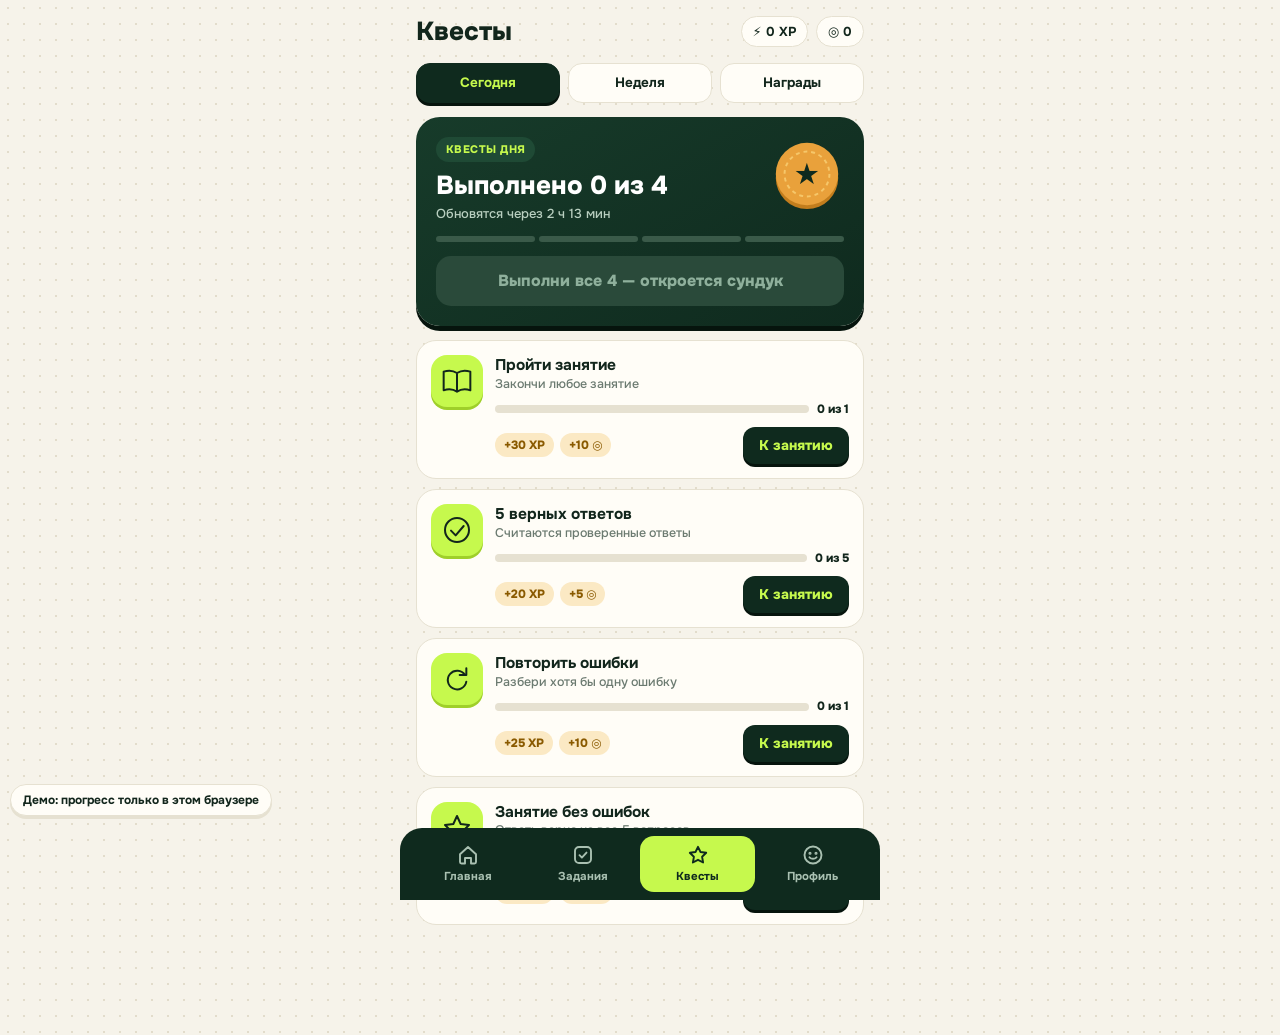
<file: quests.html>
<!DOCTYPE html>
<html lang="ru">
<head>
<meta charset="utf-8">
<meta http-equiv="Content-Security-Policy" content="default-src 'self'; script-src 'self' https://telegram.org; script-src-attr 'none'; style-src 'self' 'unsafe-inline'; font-src 'self'; img-src 'self' data:; connect-src 'self' https://*.supabase.co; object-src 'none'; base-uri 'none'; form-action 'none'">
<meta name="referrer" content="strict-origin-when-cross-origin">
<meta name="viewport" content="width=device-width, initial-scale=1, viewport-fit=cover">
<meta name="color-scheme" content="light">
<title>ExamFlow — Квесты</title>
<link rel="icon" type="image/png" href="brand-avatar.png?v=1">
<link rel="preload" href="fonts/onest-cyrillic-500-normal.woff2" as="font" type="font/woff2" crossorigin>
<link rel="preload" href="fonts/onest-cyrillic-800-normal.woff2" as="font" type="font/woff2" crossorigin>
<link rel="stylesheet" href="fonts/fonts.css?v=1">
<style>
:root{--bg:#f6f3ea;--card:#fffdf7;--line:#e6e1d1;--ink:#12261c;--mute:#6b7a70;--dark:#0f2a1e;--dark2:#173b2a;--lime:#c6f94d;--limed:#9fcf2a;--gold:#e9a13b;--chip:#fbe9c4;box-sizing:border-box}
html{touch-action:manipulation;-webkit-tap-highlight-color:transparent} *{box-sizing:border-box;margin:0}
body{background:var(--bg) radial-gradient(#e2dccb 1px,transparent 1.2px) 0 0/16px 16px;color:var(--ink);font:500 15px/1.35 Onest,system-ui,sans-serif}
button{font:inherit;color:inherit;cursor:pointer}
main{max-width:480px;margin:0 auto;padding:14px 16px calc(100px + var(--ef-safe-bottom,env(safe-area-inset-bottom,0px)))}
.top{display:flex;align-items:center;gap:8px;margin-bottom:14px}.top h1{font-size:26px;font-weight:800;margin-right:auto}
.pill{background:var(--card);border:1px solid var(--line);border-radius:99px;padding:6px 11px;font-weight:700;font-size:13px;white-space:nowrap;transition:transform .2s}.pill.pop{transform:scale(1.15)}
.hero{position:relative;overflow:hidden;background:linear-gradient(150deg,var(--dark2),var(--dark));color:#fff;border-radius:24px;padding:20px;box-shadow:0 5px 0 #06140d;margin-bottom:14px}
.tag{display:inline-block;background:#1f4a35;color:var(--lime);font-weight:800;font-size:11px;letter-spacing:.04em;padding:5px 10px;border-radius:99px}
.hero h2{font-size:26px;line-height:1.1;font-weight:800;margin:10px 0 4px;max-width:70%}.hero p{font-size:13px;color:#b9cfc0;margin-bottom:14px}
.seg{display:flex;gap:4px;margin-bottom:14px}.seg i{flex:1;height:6px;border-radius:4px;background:#3a5a49}.seg i.d{background:var(--lime)}
.coin{position:absolute;right:18px;top:18px;width:78px;height:78px}
.btn{display:block;width:100%;background:var(--lime);color:var(--dark);font-weight:800;font-size:16px;border:0;border-radius:15px;padding:14px;box-shadow:0 4px 0 var(--limed);text-decoration:none;text-align:center}
.btn:active:not(:disabled){transform:translateY(3px);box-shadow:0 1px 0 var(--limed)}
.btn:disabled{background:#2a4a3a;color:#8fb09c;box-shadow:none;cursor:default}
.btn.sm{width:auto;padding:9px 16px;font-size:14px;border-radius:12px;box-shadow:0 3px 0 var(--limed)}.btn.sm:disabled{background:var(--line);color:var(--mute)}
.tabs{display:flex;gap:8px;margin-bottom:14px}.tabs button{flex:1;border:1.5px solid var(--line);background:var(--card);border-radius:14px;padding:10px 6px;font-weight:700;font-size:13.5px;position:relative}
.tabs button.on{background:var(--dark);color:var(--lime);border-color:var(--dark);box-shadow:0 3px 0 #06140d}
.tabs em{position:absolute;top:-6px;right:-2px;min-width:20px;height:20px;border-radius:99px;background:var(--gold);color:#fff;font:800 11px/20px Onest,sans-serif;text-align:center;padding:0 5px;font-style:normal}
.q{display:flex;gap:12px;background:var(--card);border:1.5px solid var(--line);border-radius:20px;padding:14px;margin-bottom:10px}
.q.rd{border-color:var(--limed);background:#f6ffd8;box-shadow:0 4px 0 var(--limed)}.q.cl{opacity:.65}
.qi{flex:none;width:52px;height:52px;border-radius:16px;background:var(--lime);display:grid;place-items:center;box-shadow:0 3px 0 var(--limed)}.q.cl .qi{background:var(--line);box-shadow:0 3px 0 #d3cdbb}
.qi svg{width:32px;height:32px}.qb{flex:1;min-width:0}.qb>b{display:block;font-size:15.5px}.qb>small{display:block;color:var(--mute);font-size:12.5px;margin-bottom:8px}
.pr{display:flex;align-items:center;gap:8px;margin-bottom:10px}.bar{flex:1;height:8px;border-radius:8px;background:var(--line);overflow:hidden}.bar b{display:block;height:100%;background:linear-gradient(90deg,#8ccf2b,var(--lime));border-radius:8px;transition:width .4s}
.pr em{font-style:normal;font-size:12px;font-weight:800;white-space:nowrap}
.qf{display:flex;align-items:center;justify-content:space-between;gap:8px}.qf div{display:flex;gap:6px;flex-wrap:wrap}.rw{background:var(--chip);color:#8a5a00;font-size:12px;font-weight:800;padding:4px 9px;border-radius:99px}
.note{font-size:13px;color:var(--mute);margin:0 2px 12px}
.ach{display:grid;grid-template-columns:1fr 1fr;gap:10px}
.bg{background:var(--card);border:1.5px solid var(--line);border-radius:20px;padding:14px;text-align:center}
.bg .qi{margin:0 auto 8px;width:60px;height:60px;border-radius:50%}.bg b{display:block;font-size:14px}.bg small{font-size:12px;color:var(--mute)}.bg .bar{margin-top:8px}
.bg.lk .qi{background:var(--line);box-shadow:0 3px 0 #d3cdbb}.bg.lk svg{opacity:.45}.bg.ok{border-color:var(--limed);background:#f6ffd8}
nav{position:fixed;left:var(--ef-safe-left,env(safe-area-inset-left,0px));right:var(--ef-safe-right,env(safe-area-inset-right,0px));bottom:0;z-index:5;background:var(--dark);display:flex;justify-content:space-around;padding:8px 10px calc(8px + var(--ef-safe-bottom,env(safe-area-inset-bottom,0px)));max-width:480px;margin:0 auto;border-radius:22px 22px 0 0}
nav a{flex:1;display:flex;flex-direction:column;align-items:center;gap:2px;padding:7px 0;border-radius:14px;color:#a9c0b1;font-size:11.5px;font-weight:700;text-decoration:none}nav a span{font-size:19px;line-height:1;display:flex}nav a span svg{width:24px;height:24px;display:block}nav a.on{background:var(--lime);color:var(--dark)}
#ts{position:fixed;left:50%;top:calc(14px + var(--ef-safe-top,env(safe-area-inset-top,0px)));transform:translate(-50%,-100px);z-index:12;background:var(--lime);color:var(--dark);font-weight:800;border-radius:16px;padding:12px 18px;box-shadow:0 5px 0 var(--limed);transition:transform .3s;text-align:center;max-width:90%}#ts.on{transform:translate(-50%,0)}
@media (prefers-reduced-motion:reduce){*{transition:none!important}}
a:focus-visible,button:focus-visible{outline:3px solid var(--gold);outline-offset:2px}
</style>
<link rel="stylesheet" href="telegram-ui.css?v=8">
</head>
<body>
<main id="app"></main>
<nav><a href="index.html"><span><svg viewBox="0 0 24 24" fill="none" stroke="currentColor" stroke-width="1.9" stroke-linecap="round" stroke-linejoin="round"><path d="M4 11.2 12 4l8 7.2V19a1.5 1.5 0 0 1-1.5 1.5H15v-5.5H9v5.5H5.5A1.5 1.5 0 0 1 4 19z"/></svg></span>Главная</a><a href="tasks.html"><span><svg viewBox="0 0 24 24" fill="none" stroke="currentColor" stroke-width="1.9" stroke-linecap="round" stroke-linejoin="round"><rect x="4" y="4" width="16" height="16" rx="4"/><path d="M8.5 12.2l2.4 2.4 4.6-5"/></svg></span>Задания</a><a class="on" href="quests.html"><span><svg viewBox="0 0 24 24" fill="none" stroke="currentColor" stroke-width="1.9" stroke-linecap="round" stroke-linejoin="round"><path d="M12 3.8l2.5 5.2 5.7.8-4.1 4 1 5.7-5.1-2.7-5.1 2.7 1-5.7-4.1-4 5.7-.8z"/></svg></span>Квесты</a><a href="profile.html"><span><svg viewBox="0 0 24 24" fill="none" stroke="currentColor" stroke-width="1.9" stroke-linecap="round" stroke-linejoin="round"><circle cx="12" cy="12" r="8.5"/><circle cx="9" cy="10.2" r=".6" fill="currentColor"/><circle cx="15" cy="10.2" r=".6" fill="currentColor"/><path d="M8.5 14.3c1.8 2 5.2 2 7 0"/></svg></span>Профиль</a></nav>
<div id="ts" role="status"></div>
<script src="tg-sdk.js?v=1"></script>
<script src="telegram-ui.js?v=11"></script>
<script src="school_curriculum.js?v=3"></script>
<script src="state.js?v=16"></script>
<script src="sync.js?v=15"></script>
<script src="server-sync.js?v=9"></script>
<script src="quests-view.js?v=9"></script>
</body>
</html>
</file>
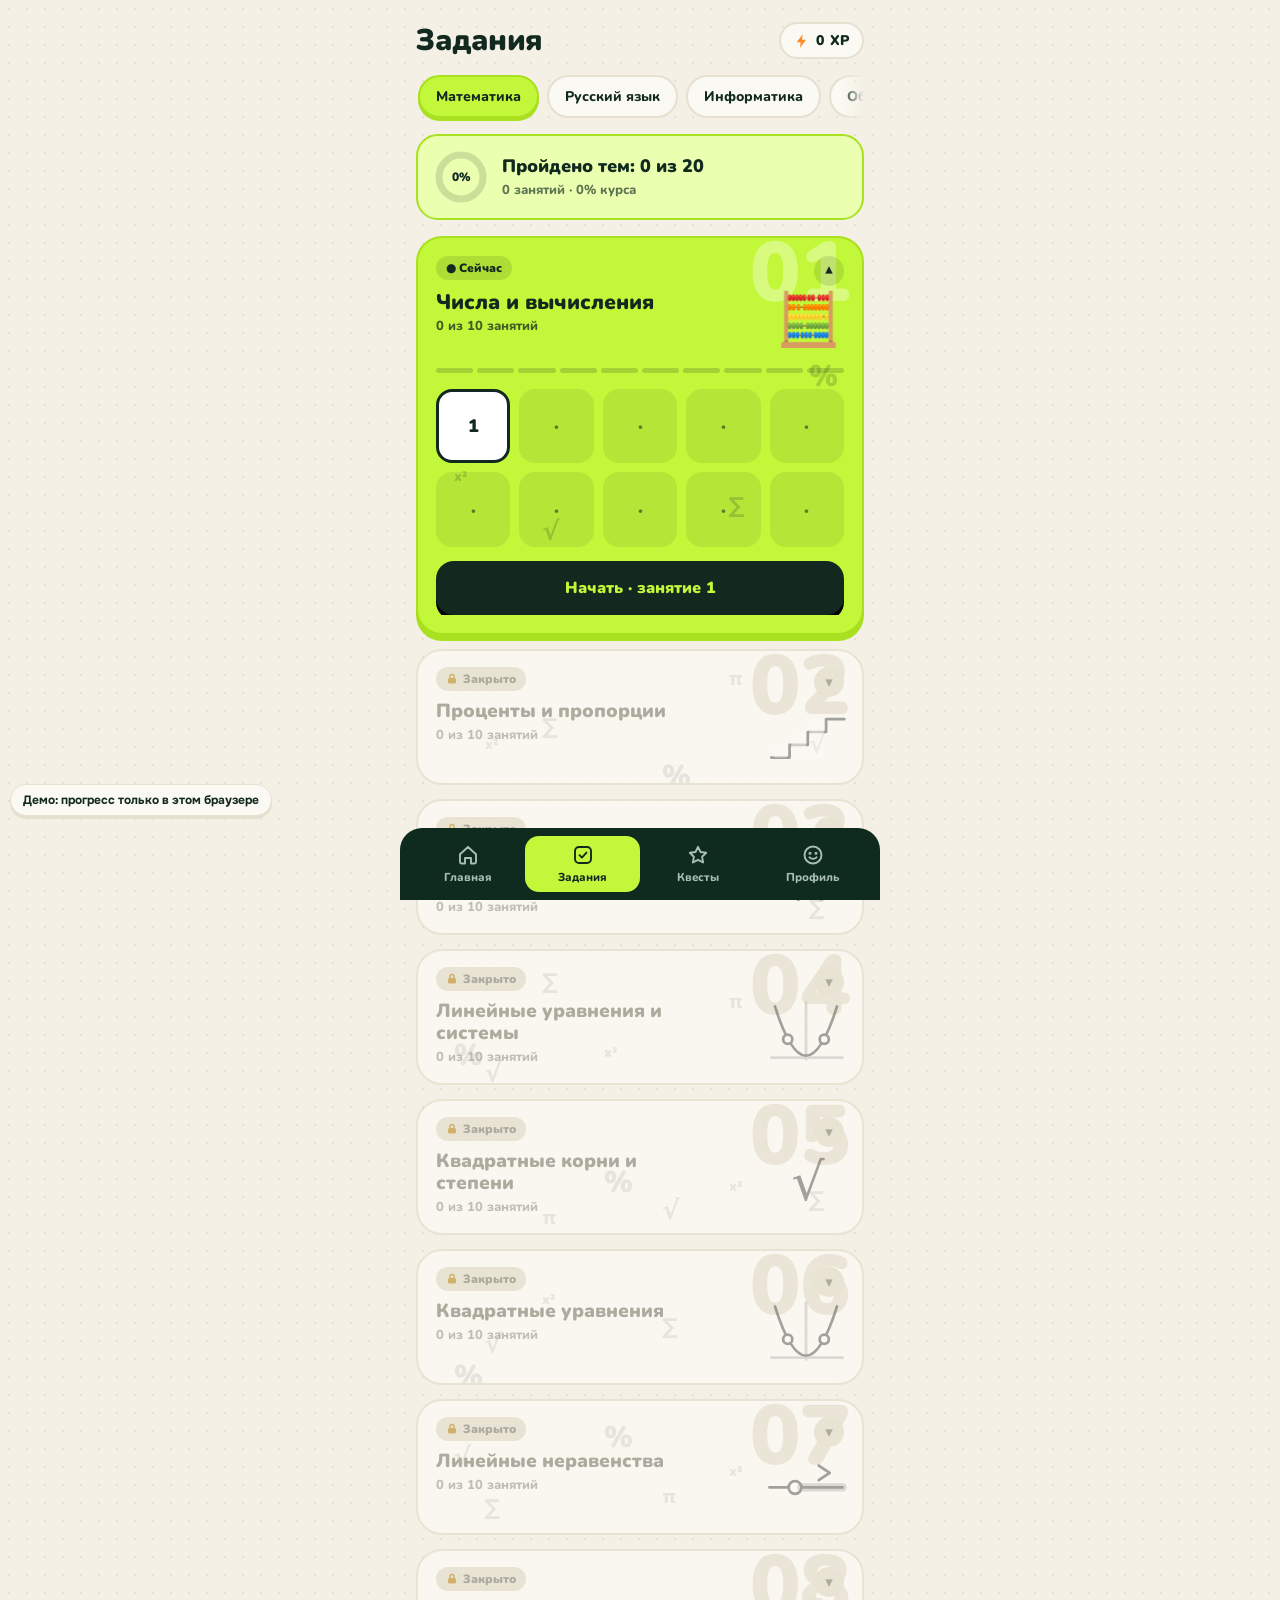
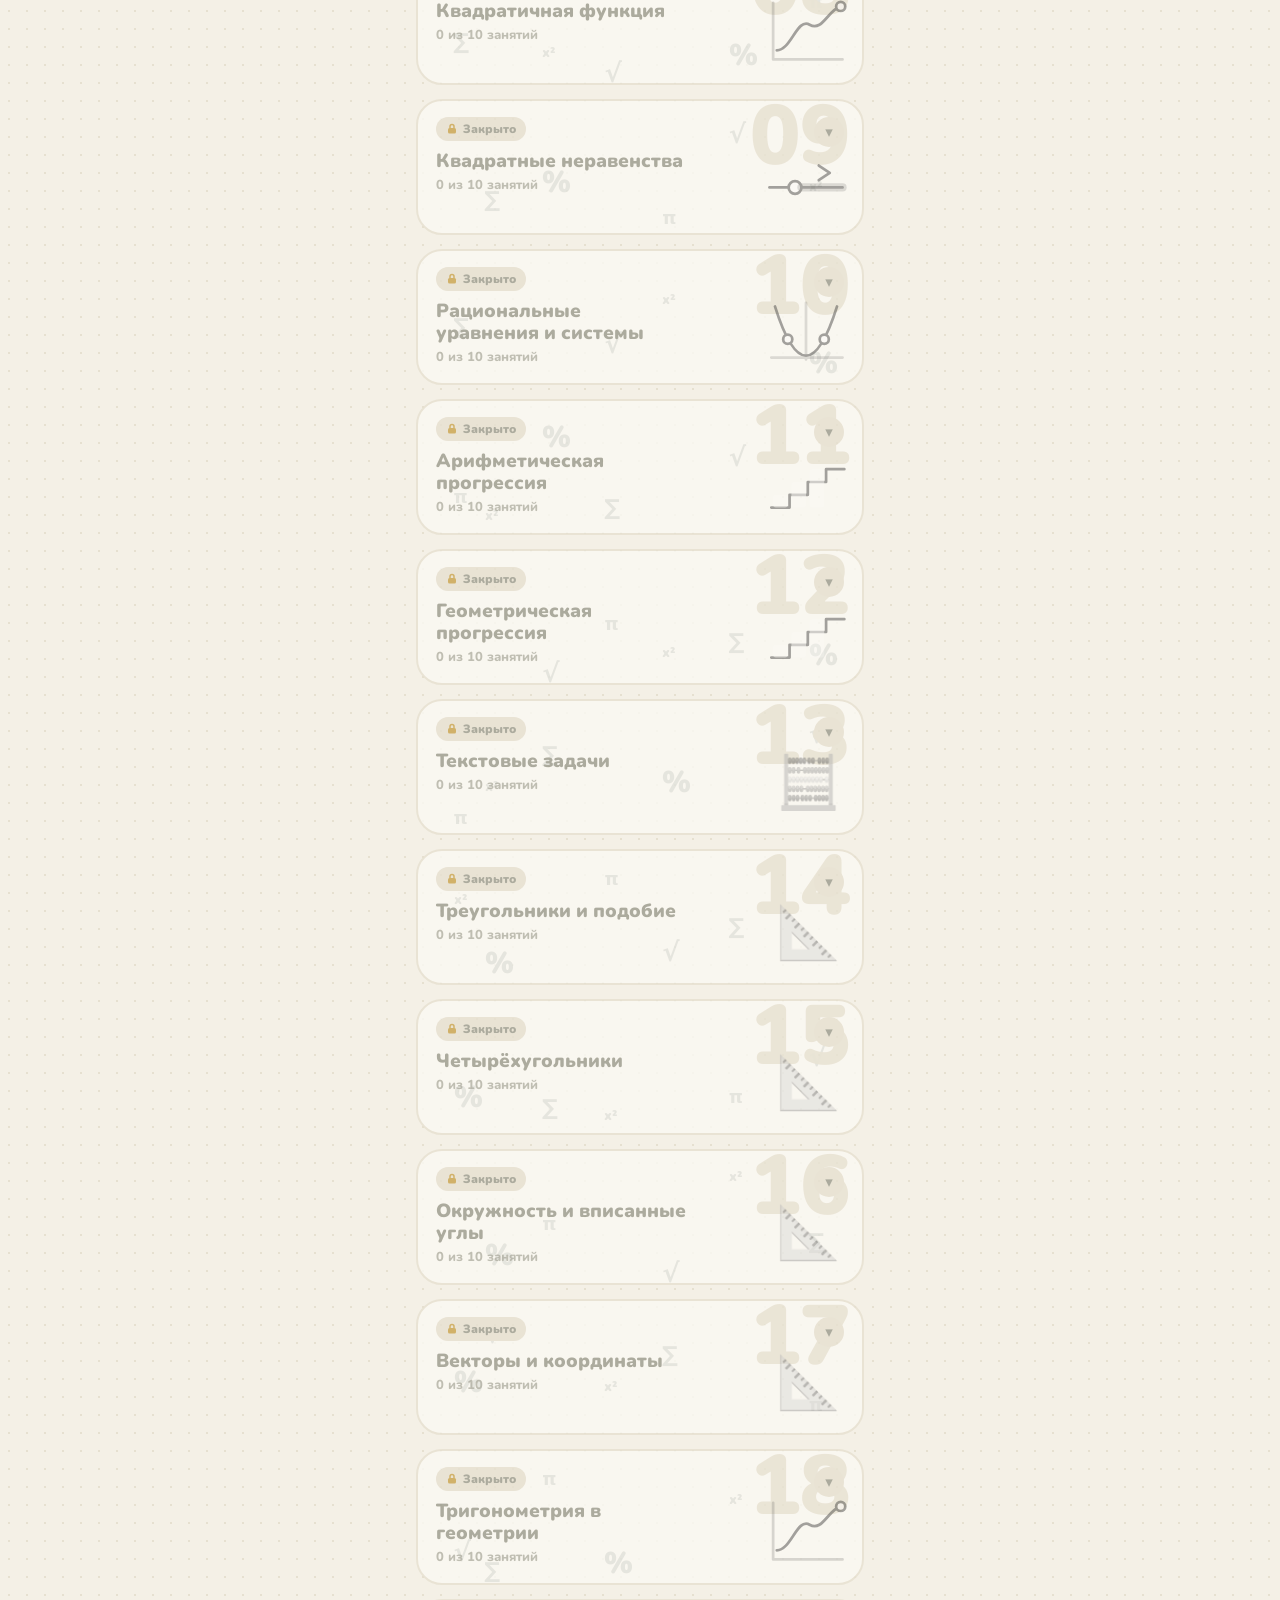
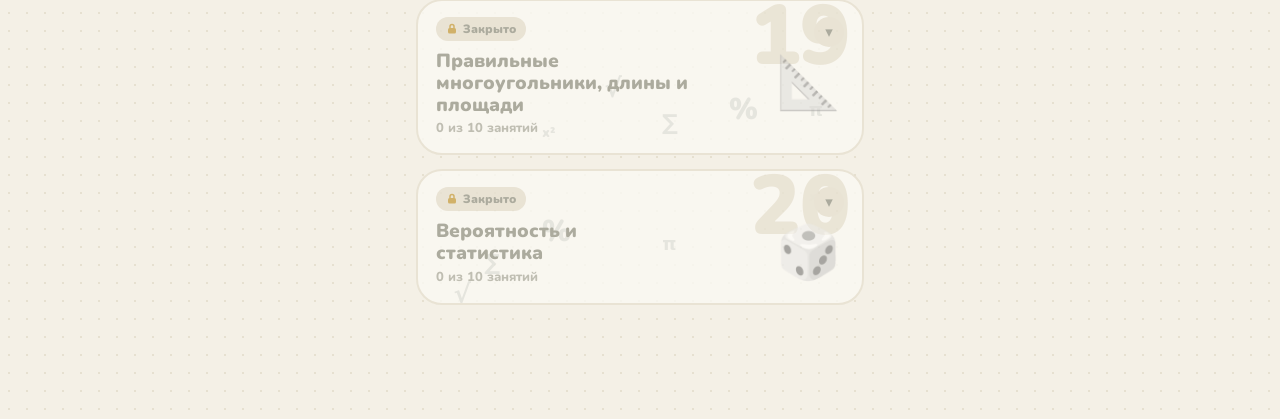
<file: tasks.html>
<!DOCTYPE html>
<html lang="ru">
<head>
<meta charset="utf-8">
<meta http-equiv="Content-Security-Policy" content="default-src 'self'; script-src 'self' https://telegram.org; script-src-attr 'none'; style-src 'self' 'unsafe-inline'; font-src 'self'; img-src 'self' data:; connect-src 'self' https://*.supabase.co; object-src 'none'; base-uri 'none'; form-action 'none'">
<meta name="referrer" content="strict-origin-when-cross-origin">
<meta name="color-scheme" content="light">
<meta name="viewport" content="width=device-width, initial-scale=1, viewport-fit=cover">
<title>ExamFlow — Задания</title>
<link rel="icon" type="image/png" href="brand-avatar.png?v=1">
<link rel="preload" href="fonts/nunito-cyrillic-800-normal.woff2" as="font" type="font/woff2" crossorigin>
<link rel="preload" href="fonts/nunito-cyrillic-900-normal.woff2" as="font" type="font/woff2" crossorigin>
<link rel="stylesheet" href="fonts/fonts.css?v=1">
<style>
:root{--bg:#f4f0e6;--card:#fbf9f3;--line:#e6e0d0;--ink:#12291f;--mute:#9a9a8c;--acc:#c3f73a;--acc2:#a9e01f;--accsoft:#eaffb0;
box-sizing:border-box}
html{touch-action:manipulation;-webkit-tap-highlight-color:transparent} *{box-sizing:border-box}
html,body{margin:0}
body{background:var(--bg);font-family:Nunito,system-ui,sans-serif;color:var(--ink);display:flex;justify-content:center;min-height:100%;
background-image:radial-gradient(var(--line) 1.2px,transparent 1.2px);background-size:18px 18px}
.app{width:100%;max-width:480px;padding:20px 16px calc(100px + var(--ef-safe-bottom,env(safe-area-inset-bottom,0px)))}
.txt{color:var(--ink)}
header{display:flex;justify-content:space-between;align-items:center;margin-bottom:12px;gap:10px}
h1{font-size:30px;font-weight:900;margin:0;letter-spacing:-.5px}
.xp{display:flex;gap:6px;align-items:center;background:var(--card);border:2px solid var(--line);border-radius:99px;padding:7px 13px;font-weight:900;font-size:14px;transition:transform .2s;white-space:nowrap}
.xp.pop{transform:scale(1.18)}
.xp svg{width:16px;height:16px}
.exam-sw{display:flex;gap:6px;margin-bottom:12px}
.exam-sw button{flex:1;border:2px solid var(--line);background:var(--card);color:var(--mute);font:800 13px Nunito,sans-serif;padding:8px;border-radius:12px;cursor:pointer}
.exam-sw button.on{background:var(--ink);color:var(--acc);border-color:var(--ink)}
.tabs{display:flex;gap:8px;overflow-x:auto;padding:2px 2px 8px;scrollbar-width:none;cursor:grab;touch-action:pan-x;-webkit-mask-image:linear-gradient(90deg,#000 calc(100% - 24px),transparent);mask-image:linear-gradient(90deg,#000 calc(100% - 24px),transparent)}
.tabs:active{cursor:grabbing}
.tab{flex:none;border:2px solid var(--line);background:var(--card);color:var(--ink);font:800 14px Nunito,sans-serif;padding:10px 16px;border-radius:99px;cursor:pointer;transition:.2s}
.tab.on{background:var(--acc);border-color:var(--acc2);box-shadow:0 3px 0 var(--acc2)}
.stat{display:flex;align-items:center;gap:14px;background:var(--accsoft);border:2px solid var(--acc2);border-radius:22px;padding:14px 16px;margin:8px 0 16px;color:var(--ink)}
.ring{width:54px;height:54px;flex:none}
.stat b{font-size:18px;font-weight:900;display:block}
.stat small{font-weight:700;opacity:.65;font-size:13px}
.card{position:relative;overflow:hidden;border-radius:26px;padding:18px;margin-bottom:14px;color:var(--ink)}
.cur{background:var(--acc);border:2px solid var(--acc2);box-shadow:0 6px 0 var(--acc2);margin-bottom:22px;animation:rise .5s both}
.cur .wm,.lock .wm,.done .wm{position:absolute;right:12px;top:-6px;font-size:84px;font-weight:900;color:#fff;opacity:.35;line-height:1;pointer-events:none}
.lock{background:var(--card);border:2px solid var(--line);opacity:.8;padding:16px 18px}
.lock .wm{color:var(--line);opacity:.9}
.lock h3,.lock p{color:var(--mute)}
.done{background:var(--accsoft);border:2px solid var(--acc2)}
.badge{display:inline-flex;gap:5px;align-items:center;font-size:12px;font-weight:900;background:rgba(18,41,31,.12);padding:4px 10px;border-radius:99px;margin-bottom:10px}
.lock .badge{background:var(--line);color:var(--mute)}
h3{margin:0 0 3px;font-size:21px;font-weight:900;max-width:62%;line-height:1.15}
.te{font-size:19px;margin-right:7px}
.lock h3{font-size:19px}
p{margin:0;font-size:13px;font-weight:700;opacity:.75}
.art{position:absolute;right:14px;top:46px;width:84px;height:70px;pointer-events:none}
.lock .art{opacity:.5;filter:grayscale(1)}
.fl{position:absolute;font-weight:900;color:var(--ink);opacity:.18;animation:fl 5s ease-in-out infinite;pointer-events:none}
.lock .fl{opacity:.1;animation:none}
.bar{display:grid;grid-template-columns:repeat(10,1fr);gap:4px;margin:12px 0 16px}
.bar i{height:5px;border-radius:9px;background:rgba(18,41,31,.18)}
.bar i.f{background:var(--ink)}
.grid{display:grid;grid-template-columns:repeat(5,1fr);gap:9px;margin-bottom:14px}
.c{aspect-ratio:1;border-radius:16px;display:grid;place-items:center;font-weight:900;font-size:18px;text-decoration:none;color:inherit}
.c.d{background:var(--ink);box-shadow:0 3px 0 rgba(0,0,0,.35)}
.c.d svg{width:20px;height:20px}
.c.n{background:#fff;border:3px solid var(--ink);animation:pulse 1.6s infinite;color:var(--ink)}
.c.e{background:rgba(18,41,31,.14);color:var(--ink);opacity:.6}
.btn{display:block;text-align:center;text-decoration:none;width:100%;border:0;border-radius:18px;background:var(--ink);color:var(--acc);font:900 16px Nunito,sans-serif;padding:16px;cursor:pointer;box-shadow:0 5px 0 #000;transition:transform .08s,box-shadow .08s;box-sizing:border-box}
.btn:active{transform:translateY(4px);box-shadow:0 1px 0 #000}

.hd{position:relative;min-height:100px;cursor:pointer;-webkit-tap-highlight-color:transparent}
.chev{position:absolute;right:0;top:0;width:30px;height:30px;border-radius:50%;background:rgba(18,41,31,.12);display:grid;place-items:center;font-size:15px;transition:transform .3s}
.lock .chev{background:var(--line);color:var(--mute)}
.open .chev{transform:rotate(180deg)}
.body{display:grid;grid-template-rows:0fr;transition:grid-template-rows .4s ease}
.open .body{grid-template-rows:1fr}
.body>div{overflow:hidden;min-height:0}
.cur{margin-bottom:14px}
.c.l{background:var(--line)}
.btn.alt{background:rgba(18,41,31,.1);color:var(--ink);box-shadow:0 5px 0 rgba(18,41,31,.25)}
.btn.off{background:var(--line);color:var(--mute);box-shadow:0 5px 0 #d4cdb9;cursor:not-allowed;font-size:14px}
.card{transition:box-shadow .2s}

nav{position:fixed;left:var(--ef-safe-left,env(safe-area-inset-left,0px));right:var(--ef-safe-right,env(safe-area-inset-right,0px));bottom:0;background:#0f2a1e;display:flex;justify-content:space-around;padding:8px 10px calc(8px + var(--ef-safe-bottom,env(safe-area-inset-bottom,0px)));max-width:480px;margin:0 auto;border-radius:22px 22px 0 0;z-index:10}
nav a{flex:1;display:flex;flex-direction:column;align-items:center;gap:2px;padding:7px 0;border-radius:14px;color:#a9c0b1;font-size:11.5px;font-weight:800;text-decoration:none}
nav a span{font-size:19px;line-height:1;display:flex}nav a span svg{width:24px;height:24px;display:block}
nav a.on{background:var(--acc);color:var(--ink)}

@keyframes pulse{0%,100%{box-shadow:0 0 0 0 rgba(18,41,31,.45)}50%{box-shadow:0 0 0 8px rgba(18,41,31,0)}}
@keyframes fl{0%,100%{transform:translateY(0) rotate(-6deg)}50%{transform:translateY(-8px) rotate(6deg)}}
@keyframes rise{from{opacity:0;transform:translateY(14px)}}
.pc{position:fixed;width:9px;height:9px;border-radius:2px;pointer-events:none;z-index:9}
</style>
<link rel="stylesheet" href="telegram-ui.css?v=8">
</head>
<body>
<div class="app">
  <header><h1 class="txt">Задания</h1>
    <div class="xp txt" id="xp"><svg viewBox="0 0 24 24" fill="#ff8a1f"><path d="M13 2 4 14h6l-1 8 9-12h-6z"/></svg><span id="xpv">0</span> XP</div></header>
  <div class="exam-sw" id="examsw" style="display:none">
    <button data-e="oge">ОГЭ · 9 класс</button>
    <button data-e="ege">ЕГЭ · 11 класс</button>
  </div>
  <div class="tabs" id="tabs"></div>
  <div class="stat" id="stat"></div>
  <div id="list"></div>
</div>
<nav>
  <a href="index.html"><span><svg viewBox="0 0 24 24" fill="none" stroke="currentColor" stroke-width="1.9" stroke-linecap="round" stroke-linejoin="round"><path d="M4 11.2 12 4l8 7.2V19a1.5 1.5 0 0 1-1.5 1.5H15v-5.5H9v5.5H5.5A1.5 1.5 0 0 1 4 19z"/></svg></span>Главная</a>
  <a class="on" href="tasks.html"><span><svg viewBox="0 0 24 24" fill="none" stroke="currentColor" stroke-width="1.9" stroke-linecap="round" stroke-linejoin="round"><rect x="4" y="4" width="16" height="16" rx="4"/><path d="M8.5 12.2l2.4 2.4 4.6-5"/></svg></span>Задания</a>
  <a href="quests.html"><span><svg viewBox="0 0 24 24" fill="none" stroke="currentColor" stroke-width="1.9" stroke-linecap="round" stroke-linejoin="round"><path d="M12 3.8l2.5 5.2 5.7.8-4.1 4 1 5.7-5.1-2.7-5.1 2.7 1-5.7-4.1-4 5.7-.8z"/></svg></span>Квесты</a>
  <a href="profile.html"><span><svg viewBox="0 0 24 24" fill="none" stroke="currentColor" stroke-width="1.9" stroke-linecap="round" stroke-linejoin="round"><circle cx="12" cy="12" r="8.5"/><circle cx="9" cy="10.2" r=".6" fill="currentColor"/><circle cx="15" cy="10.2" r=".6" fill="currentColor"/><path d="M8.5 14.3c1.8 2 5.2 2 7 0"/></svg></span>Профиль</a>
</nav>
<script src="tg-sdk.js?v=1"></script>
<script src="telegram-ui.js?v=11"></script>
<script src="school_curriculum.js?v=3"></script>
<script src="state.js?v=16"></script>
<script src="sync.js?v=15"></script>
<script src="server-sync.js?v=9"></script>
<script src="tasks-view.js?v=9"></script>
</body>
</html>
</file>
<file: fonts/fonts.css>
@font-face{font-family:Onest;font-style:normal;font-weight:400;font-display:swap;src:url("./onest-cyrillic-400-normal.woff2") format("woff2");unicode-range:U+0301,U+0400-045F,U+0490-0491,U+04B0-04B1,U+2116}
@font-face{font-family:Onest;font-style:normal;font-weight:400;font-display:swap;src:url("./onest-latin-400-normal.woff2") format("woff2");unicode-range:U+0000-00FF,U+0131,U+0152-0153,U+02BB-02BC,U+02C6,U+02DA,U+02DC,U+0304,U+0308,U+0329,U+2000-206F,U+20AC,U+2122,U+2191,U+2193,U+2212,U+2215,U+FEFF,U+FFFD}
@font-face{font-family:Onest;font-style:normal;font-weight:500;font-display:swap;src:url("./onest-cyrillic-500-normal.woff2") format("woff2");unicode-range:U+0301,U+0400-045F,U+0490-0491,U+04B0-04B1,U+2116}
@font-face{font-family:Onest;font-style:normal;font-weight:500;font-display:swap;src:url("./onest-latin-500-normal.woff2") format("woff2");unicode-range:U+0000-00FF,U+0131,U+0152-0153,U+02BB-02BC,U+02C6,U+02DA,U+02DC,U+0304,U+0308,U+0329,U+2000-206F,U+20AC,U+2122,U+2191,U+2193,U+2212,U+2215,U+FEFF,U+FFFD}
@font-face{font-family:Onest;font-style:normal;font-weight:700;font-display:swap;src:url("./onest-cyrillic-700-normal.woff2") format("woff2");unicode-range:U+0301,U+0400-045F,U+0490-0491,U+04B0-04B1,U+2116}
@font-face{font-family:Onest;font-style:normal;font-weight:700;font-display:swap;src:url("./onest-latin-700-normal.woff2") format("woff2");unicode-range:U+0000-00FF,U+0131,U+0152-0153,U+02BB-02BC,U+02C6,U+02DA,U+02DC,U+0304,U+0308,U+0329,U+2000-206F,U+20AC,U+2122,U+2191,U+2193,U+2212,U+2215,U+FEFF,U+FFFD}
@font-face{font-family:Onest;font-style:normal;font-weight:800;font-display:swap;src:url("./onest-cyrillic-800-normal.woff2") format("woff2");unicode-range:U+0301,U+0400-045F,U+0490-0491,U+04B0-04B1,U+2116}
@font-face{font-family:Onest;font-style:normal;font-weight:800;font-display:swap;src:url("./onest-latin-800-normal.woff2") format("woff2");unicode-range:U+0000-00FF,U+0131,U+0152-0153,U+02BB-02BC,U+02C6,U+02DA,U+02DC,U+0304,U+0308,U+0329,U+2000-206F,U+20AC,U+2122,U+2191,U+2193,U+2212,U+2215,U+FEFF,U+FFFD}
@font-face{font-family:Nunito;font-style:normal;font-weight:600;font-display:swap;src:url("./nunito-cyrillic-600-normal.woff2") format("woff2");unicode-range:U+0301,U+0400-045F,U+0490-0491,U+04B0-04B1,U+2116}
@font-face{font-family:Nunito;font-style:normal;font-weight:600;font-display:swap;src:url("./nunito-latin-600-normal.woff2") format("woff2");unicode-range:U+0000-00FF,U+0131,U+0152-0153,U+02BB-02BC,U+02C6,U+02DA,U+02DC,U+0304,U+0308,U+0329,U+2000-206F,U+20AC,U+2122,U+2191,U+2193,U+2212,U+2215,U+FEFF,U+FFFD}
@font-face{font-family:Nunito;font-style:normal;font-weight:800;font-display:swap;src:url("./nunito-cyrillic-800-normal.woff2") format("woff2");unicode-range:U+0301,U+0400-045F,U+0490-0491,U+04B0-04B1,U+2116}
@font-face{font-family:Nunito;font-style:normal;font-weight:800;font-display:swap;src:url("./nunito-latin-800-normal.woff2") format("woff2");unicode-range:U+0000-00FF,U+0131,U+0152-0153,U+02BB-02BC,U+02C6,U+02DA,U+02DC,U+0304,U+0308,U+0329,U+2000-206F,U+20AC,U+2122,U+2191,U+2193,U+2212,U+2215,U+FEFF,U+FFFD}
@font-face{font-family:Nunito;font-style:normal;font-weight:900;font-display:swap;src:url("./nunito-cyrillic-900-normal.woff2") format("woff2");unicode-range:U+0301,U+0400-045F,U+0490-0491,U+04B0-04B1,U+2116}
@font-face{font-family:Nunito;font-style:normal;font-weight:900;font-display:swap;src:url("./nunito-latin-900-normal.woff2") format("woff2");unicode-range:U+0000-00FF,U+0131,U+0152-0153,U+02BB-02BC,U+02C6,U+02DA,U+02DC,U+0304,U+0308,U+0329,U+2000-206F,U+20AC,U+2122,U+2191,U+2193,U+2212,U+2215,U+FEFF,U+FFFD}
</file>
<file: telegram-ui.css>
/* ExamFlow — shared Telegram presentation layer. Loaded after each page's
   inline styles. Effective insets = max(webview env(), native safe+content
   combined exposed by telegram-ui.js); plain browsers fall back to env()/0. */
:root{
--ef-safe-top:max(env(safe-area-inset-top,0px),var(--ef-native-safe-top,0px));
--ef-safe-bottom:max(env(safe-area-inset-bottom,0px),var(--ef-native-safe-bottom,0px));
--ef-safe-left:max(env(safe-area-inset-left,0px),var(--ef-native-safe-left,0px));
--ef-safe-right:max(env(safe-area-inset-right,0px),var(--ef-native-safe-right,0px))}
/* shared top + horizontal insets — pages keep only their own bottom padding
   so the top inset is never applied twice */
html{padding-top:var(--ef-safe-top,env(safe-area-inset-top,0px));
padding-left:var(--ef-safe-left,env(safe-area-inset-left,0px));
padding-right:var(--ef-safe-right,env(safe-area-inset-right,0px))}

/* branded boot overlay (mounted by telegram-ui.js before cloud init) */
#ef-boot{position:fixed;inset:0;z-index:60;display:flex;flex-direction:column;align-items:center;justify-content:center;gap:10px;background:var(--bg,#f6f3ea) radial-gradient(#e2dccb 1px,transparent 1.2px) 0 0/16px 16px;color:var(--ink,#12261c);font:700 15px/1.35 Onest,Nunito,system-ui,sans-serif;text-align:center;padding:calc(24px + var(--ef-safe-top,env(safe-area-inset-top,0px))) calc(24px + var(--ef-safe-right,env(safe-area-inset-right,0px))) calc(24px + var(--ef-safe-bottom,env(safe-area-inset-bottom,0px))) calc(24px + var(--ef-safe-left,env(safe-area-inset-left,0px)))}
#ef-boot img{width:72px;height:72px;border-radius:18px}
#ef-boot>b{font-size:20px;font-weight:800}
#ef-boot p{margin:0;color:var(--mute,#6b7a70);font-size:13.5px;font-weight:700;max-width:280px}
#ef-boot-retry{margin-top:10px;background:var(--lime,#c6f94d);color:var(--dark,#0f2a1e);font:800 15px Onest,Nunito,sans-serif;border:0;border-radius:14px;padding:13px 20px;cursor:pointer;box-shadow:0 4px 0 var(--lime-d,#9fcf2a)}
#ef-boot-retry:active{transform:translateY(3px);box-shadow:0 1px 0 var(--lime-d,#9fcf2a)}

/* onboarding fits and stays scrollable at 320x568 — the centered welcome
   uses safe centering so nothing overflows out of reach */
.obm{min-height:0}
.obbtn{flex-shrink:0}
.wel{justify-content:safe center;overflow-y:auto}

/* empty toast: the translateY(-100px) slide leaves the padded box + shadow
   peeking into view — hide it fully until a message sets .on */
#ts{visibility:hidden;pointer-events:none}
#ts.on{visibility:visible}
</file>
<file: math-text.css>
/* ExamFlow — stacked numeric fractions emitted by math-text.js */
.ef-fraction{display:inline-flex;flex-direction:column;vertical-align:middle;text-align:center;line-height:1.15;font-size:.8em;white-space:nowrap;padding:0 .2em}
.ef-fraction-num{display:block;padding:0 .14em .06em}
.ef-fraction-den{display:block;border-top:1.5px solid currentColor;padding:.06em .14em 0}
</file>
